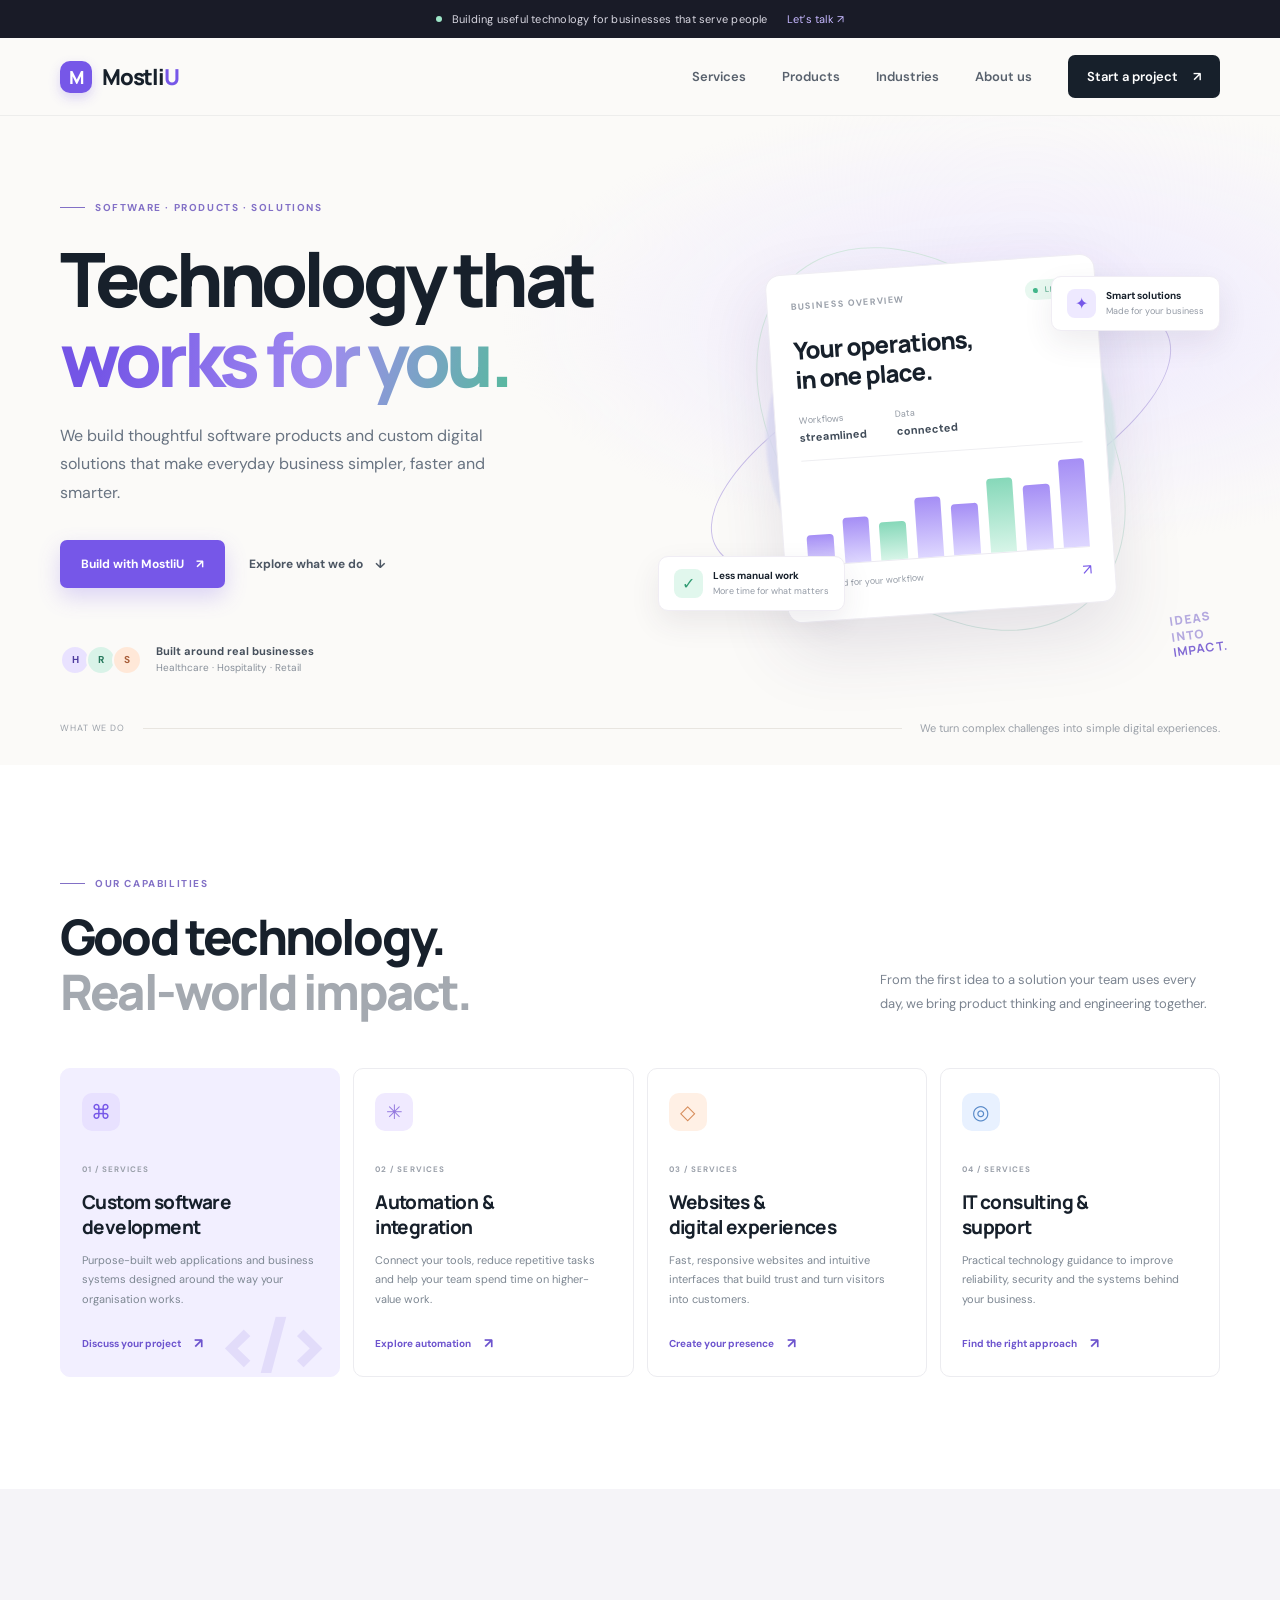
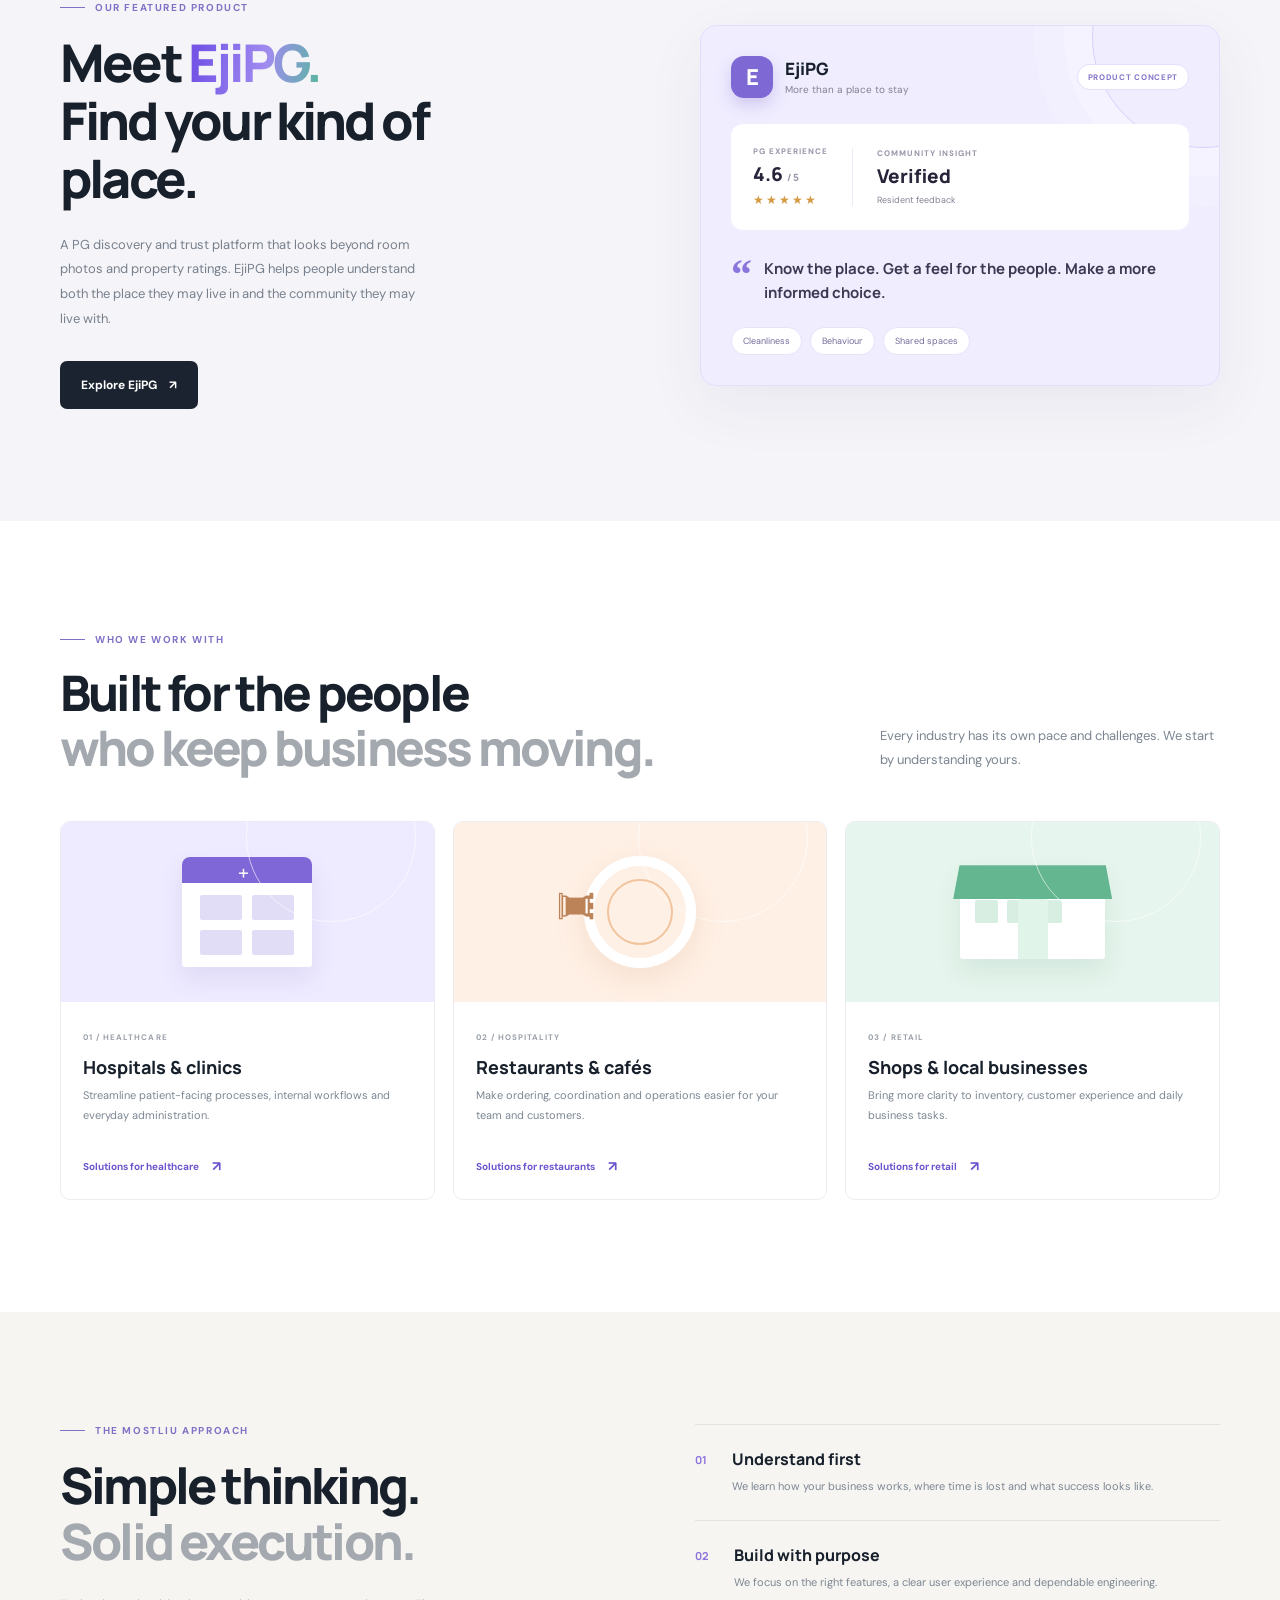
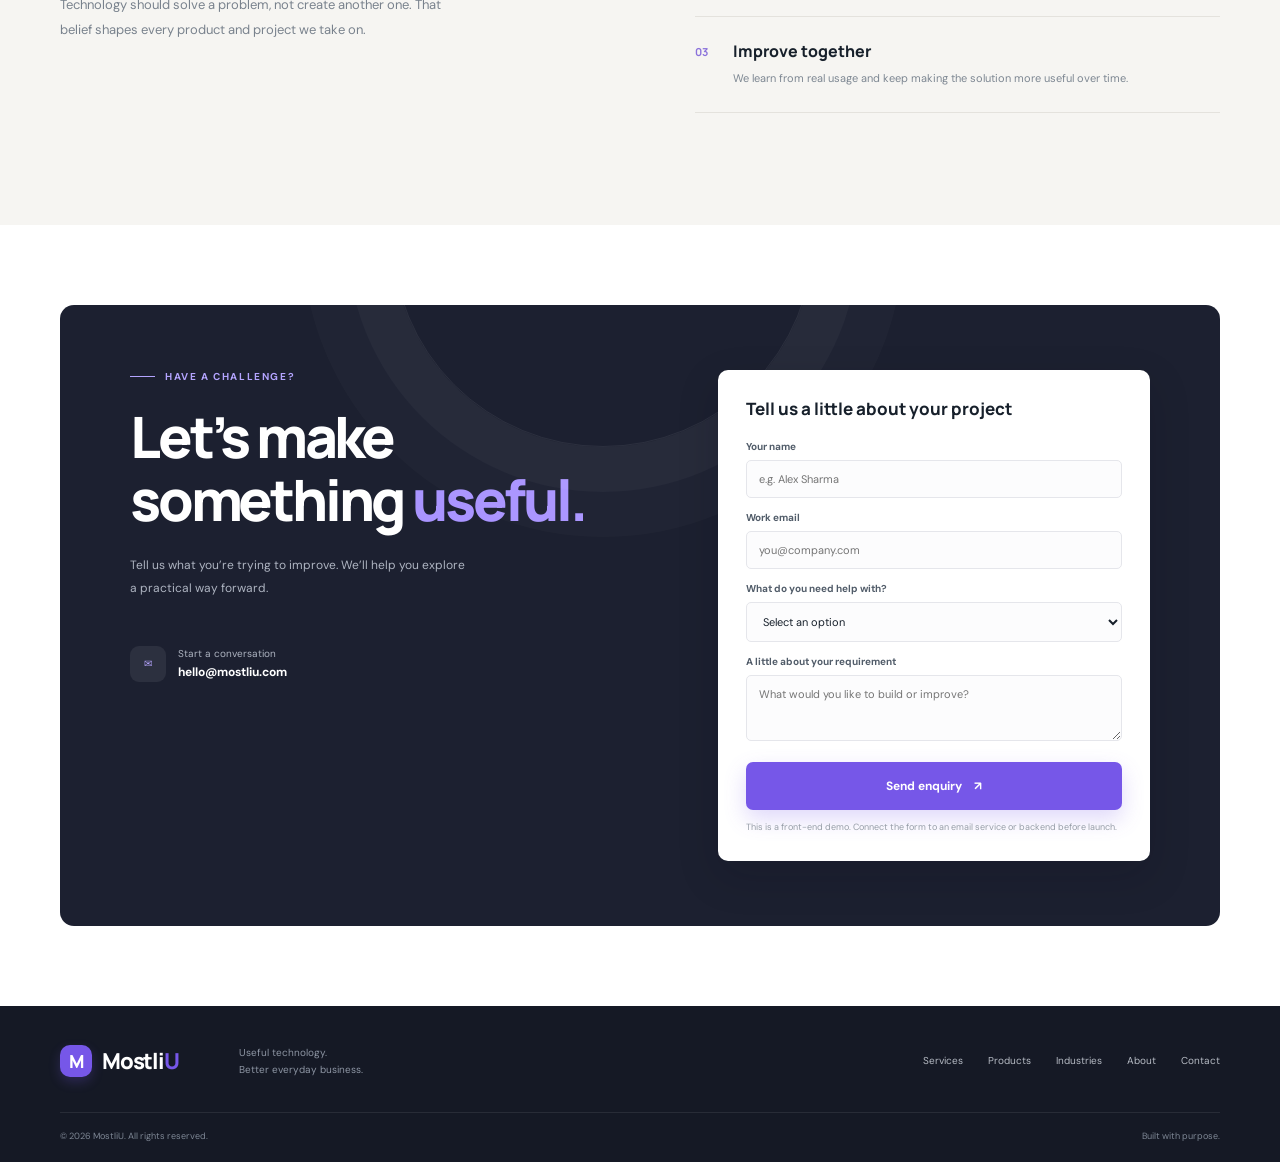
<file: index.html>
<!DOCTYPE html>
<html lang="en">
<head>
  <meta charset="UTF-8" />
  <meta name="viewport" content="width=device-width, initial-scale=1.0" />
  <meta name="description" content="MostliU builds practical software products and digital solutions for hospitals, restaurants, retailers and growing businesses." />
  <title>MostliU — Software that moves your business forward</title>
  <link rel="preconnect" href="https://fonts.googleapis.com">
  <link rel="preconnect" href="https://fonts.gstatic.com" crossorigin>
  <link href="https://fonts.googleapis.com/css2?family=DM+Sans:wght@400;500;600;700&family=Manrope:wght@400;500;600;700;800&display=swap" rel="stylesheet">
  <link rel="stylesheet" href="styles.css" />
</head>
<body>
  <div class="announcement"><span class="announcement-dot"></span> Building useful technology for businesses that serve people <a href="contact.html">Let’s talk <span aria-hidden="true">↗</span></a></div>
  <header class="site-header"><nav class="nav container" aria-label="Main navigation">
    <a class="brand" href="index.html" aria-label="MostliU home"><span class="brand-mark">M</span><span>Mostli<span class="brand-accent">U</span></span></a>
    <button class="menu-toggle" id="menuToggle" aria-label="Open navigation" aria-expanded="false"><span></span><span></span></button>
    <div class="nav-links" id="navLinks">
      <a class="" href="services.html">Services</a>
      <a class="" href="products.html">Products</a>
      <a class="" href="industries.html">Industries</a>
      <a class="" href="about.html">About us</a>
      <a class="nav-cta" href="contact.html">Start a project <span>↗</span></a>
    </div></nav></header>

  <main>
    <section class="hero section" id="home">
      <div class="hero-grid container">
        <div class="hero-copy">
          <div class="eyebrow"><span class="eyebrow-line"></span> SOFTWARE · PRODUCTS · SOLUTIONS</div>
          <h1>Technology that<br><span class="text-gradient">works for you.</span></h1>
          <p class="hero-description">We build thoughtful software products and custom digital solutions that make everyday business simpler, faster and smarter.</p>
          <div class="hero-actions">
            <a class="button button-primary" href="#contact">Build with MostliU <span>↗</span></a>
            <a class="button button-quiet" href="#services">Explore what we do <span>↓</span></a>
          </div>
          <div class="hero-proof">
            <div class="proof-avatars"><span>H</span><span>R</span><span>S</span></div>
            <p><strong>Built around real businesses</strong><br><span>Healthcare · Hospitality · Retail</span></p>
          </div>
        </div>
        <div class="hero-visual" aria-label="Illustration of connected business software">
          <div class="visual-orbit orbit-one"></div><div class="visual-orbit orbit-two"></div>
          <div class="visual-glow"></div>
          <div class="dashboard-card">
            <div class="dash-top"><span class="dash-label">BUSINESS OVERVIEW</span><span class="live-pill"><i></i> LIVE</span></div>
            <div class="dash-heading">Your operations,<br>in one place.</div>
            <div class="dash-stats">
              <div><span>Workflows</span><strong> streamlined</strong></div>
              <div><span>Data</span><strong> connected</strong></div>
            </div>
            <div class="chart"><div class="chart-bars"><i style="height:34%"></i><i style="height:51%"></i><i style="height:43%"></i><i style="height:68%"></i><i style="height:58%"></i><i style="height:84%"></i><i style="height:73%"></i><i style="height:100%"></i></div></div>
            <div class="dash-footer"><span>Designed for your workflow</span><span class="footer-arrow">↗</span></div>
          </div>
          <div class="float-card float-card-top"><span class="float-icon purple">✦</span><div><strong>Smart solutions</strong><small>Made for your business</small></div></div>
          <div class="float-card float-card-bottom"><span class="float-icon mint">✓</span><div><strong>Less manual work</strong><small>More time for what matters</small></div></div>
          <div class="hero-stamp">IDEAS<br>INTO<br><b>IMPACT.</b></div>
        </div>
      </div>
      <div class="hero-bottom container"><span>WHAT WE DO</span><div></div><span>We turn complex challenges into simple digital experiences.</span></div>
    </section>

    <section class="section services-section" id="services">
      <div class="container">
        <div class="section-heading">
          <div><div class="eyebrow"><span class="eyebrow-line"></span> OUR CAPABILITIES</div><h2>Good technology.<br><span class="muted-heading">Real-world impact.</span></h2></div>
          <p>From the first idea to a solution your team uses every day, we bring product thinking and engineering together.</p>
        </div>
        <div class="service-grid">
          <article class="service-card service-featured">
            <div class="card-icon">⌘</div><span class="card-number">01 / SERVICES</span>
            <h3>Custom software<br>development</h3>
            <p>Purpose-built web applications and business systems designed around the way your organisation works.</p>
            <a href="#contact" class="text-link">Discuss your project <span>↗</span></a>
            <div class="service-decoration decoration-code">&lt;/&gt;</div>
          </article>
          <article class="service-card">
            <div class="card-icon icon-lilac">✳</div><span class="card-number">02 / SERVICES</span>
            <h3>Automation &<br>integration</h3>
            <p>Connect your tools, reduce repetitive tasks and help your team spend time on higher-value work.</p>
            <a href="#contact" class="text-link">Explore automation <span>↗</span></a>
          </article>
          <article class="service-card">
            <div class="card-icon icon-peach">◇</div><span class="card-number">03 / SERVICES</span>
            <h3>Websites &<br>digital experiences</h3>
            <p>Fast, responsive websites and intuitive interfaces that build trust and turn visitors into customers.</p>
            <a href="#contact" class="text-link">Create your presence <span>↗</span></a>
          </article>
          <article class="service-card">
            <div class="card-icon icon-blue">◎</div><span class="card-number">04 / SERVICES</span>
            <h3>IT consulting &<br>support</h3>
            <p>Practical technology guidance to improve reliability, security and the systems behind your business.</p>
            <a href="#contact" class="text-link">Find the right approach <span>↗</span></a>
          </article>
        </div>
      </div>
    </section>

    <section class="section products-section" id="products">
      <div class="container product-layout">
        <div class="product-intro">
          <div class="eyebrow"><span class="eyebrow-line"></span> OUR FEATURED PRODUCT</div>
          <h2>Meet <span class="text-gradient">EjiPG.</span><br>Find your kind of place.</h2>
          <p>A PG discovery and trust platform that looks beyond room photos and property ratings. EjiPG helps people understand both the place they may live in and the community they may live with.</p>
          <a class="button button-dark" href="ejipg.html">Explore EjiPG <span>↗</span></a>
        </div>
        <div class="ejipg-preview">
          <div class="ejipg-preview-top"><span class="ejipg-mark">E</span><div><strong>EjiPG</strong><small>More than a place to stay</small></div><span class="preview-pill">PRODUCT CONCEPT</span></div>
          <div class="preview-rating"><div><span class="preview-label">PG EXPERIENCE</span><strong>4.6 <small>/ 5</small></strong><span class="stars">★★★★★</span></div><div class="preview-divider"></div><div><span class="preview-label">COMMUNITY INSIGHT</span><strong>Verified</strong><small>Resident feedback</small></div></div>
          <div class="preview-quote"><span>“</span><p>Know the place. Get a feel for the people. Make a more informed choice.</p></div>
          <div class="preview-tags"><span>Cleanliness</span><span>Behaviour</span><span>Shared spaces</span></div>
        </div>
      </div>
    </section>

    <section class="section industries-section" id="industries">
      <div class="container">
        <div class="section-heading industries-heading">
          <div><div class="eyebrow"><span class="eyebrow-line"></span> WHO WE WORK WITH</div><h2>Built for the people<br><span class="muted-heading">who keep business moving.</span></h2></div>
          <p>Every industry has its own pace and challenges. We start by understanding yours.</p>
        </div>
        <div class="industry-grid">
          <article class="industry-card">
            <div class="industry-art hospital-art"><div class="hospital-building"><span>+</span><i></i><i></i><i></i><i></i></div><div class="art-orb"></div></div>
            <div class="industry-content"><span>01 / HEALTHCARE</span><h3>Hospitals & clinics</h3><p>Streamline patient-facing processes, internal workflows and everyday administration.</p><a href="#contact" class="text-link">Solutions for healthcare <span>↗</span></a></div>
          </article>
          <article class="industry-card">
            <div class="industry-art restaurant-art"><div class="plate"><div></div></div><div class="fork">♜</div><div class="art-orb"></div></div>
            <div class="industry-content"><span>02 / HOSPITALITY</span><h3>Restaurants & cafés</h3><p>Make ordering, coordination and operations easier for your team and customers.</p><a href="#contact" class="text-link">Solutions for restaurants <span>↗</span></a></div>
          </article>
          <article class="industry-card">
            <div class="industry-art retail-art"><div class="store"><span></span><i></i><i></i><i></i></div><div class="art-orb"></div></div>
            <div class="industry-content"><span>03 / RETAIL</span><h3>Shops & local businesses</h3><p>Bring more clarity to inventory, customer experience and daily business tasks.</p><a href="#contact" class="text-link">Solutions for retail <span>↗</span></a></div>
          </article>
        </div>
      </div>
    </section>

    <section class="section approach-section" id="about">
      <div class="container approach-layout">
        <div><div class="eyebrow"><span class="eyebrow-line"></span> THE MOSTLIU APPROACH</div><h2>Simple thinking.<br><span class="muted-heading">Solid execution.</span></h2><p class="approach-lead">Technology should solve a problem, not create another one. That belief shapes every product and project we take on.</p></div>
        <div class="steps">
          <div class="step"><span>01</span><div><h3>Understand first</h3><p>We learn how your business works, where time is lost and what success looks like.</p></div></div>
          <div class="step"><span>02</span><div><h3>Build with purpose</h3><p>We focus on the right features, a clear user experience and dependable engineering.</p></div></div>
          <div class="step"><span>03</span><div><h3>Improve together</h3><p>We learn from real usage and keep making the solution more useful over time.</p></div></div>
        </div>
      </div>
    </section>

    <section class="contact-section section" id="contact">
      <div class="container contact-panel">
        <div class="contact-copy"><div class="eyebrow eyebrow-light"><span class="eyebrow-line"></span> HAVE A CHALLENGE?</div><h2>Let’s make<br>something <span>useful.</span></h2><p>Tell us what you’re trying to improve. We’ll help you explore a practical way forward.</p><div class="contact-detail"><span class="contact-detail-icon">✉</span><span>Start a conversation<br><strong>hello@mostliu.com</strong></span></div></div>
        <form class="contact-form" id="contactForm">
          <h3>Tell us a little about your project</h3>
          <label for="name">Your name</label><input id="name" name="name" type="text" placeholder="e.g. Alex Sharma" required>
          <label for="email">Work email</label><input id="email" name="email" type="email" placeholder="you@company.com" required>
          <label for="business">What do you need help with?</label>
          <select id="business" name="business" required><option value="">Select an option</option><option>Custom software</option><option>Hospital / healthcare solution</option><option>Restaurant / hospitality solution</option><option>Retail / shop solution</option><option>Website development</option><option>Automation / integration</option><option>Something else</option></select>
          <label for="message">A little about your requirement</label><textarea id="message" name="message" rows="3" placeholder="What would you like to build or improve?"></textarea>
          <button class="button button-primary submit-button" type="submit">Send enquiry <span>↗</span></button>
          <p class="form-message" id="formMessage" role="status">This is a front-end demo. Connect the form to an email service or backend before launch.</p>
        </form>
      </div>
    </section>
  </main>

  <footer class="footer"><div class="container footer-main"><a class="brand brand-footer" href="index.html"><span class="brand-mark">M</span><span>Mostli<span class="brand-accent">U</span></span></a><p>Useful technology.<br>Better everyday business.</p><div class="footer-links"><a href="services.html">Services</a><a href="products.html">Products</a><a href="industries.html">Industries</a><a href="about.html">About</a><a href="contact.html">Contact</a></div></div><div class="container footer-bottom"><span>© <span id="year"></span> MostliU. All rights reserved.</span><span>Built with purpose.</span></div></footer><script src="script.js"></script>
</body>
</html>
</file>
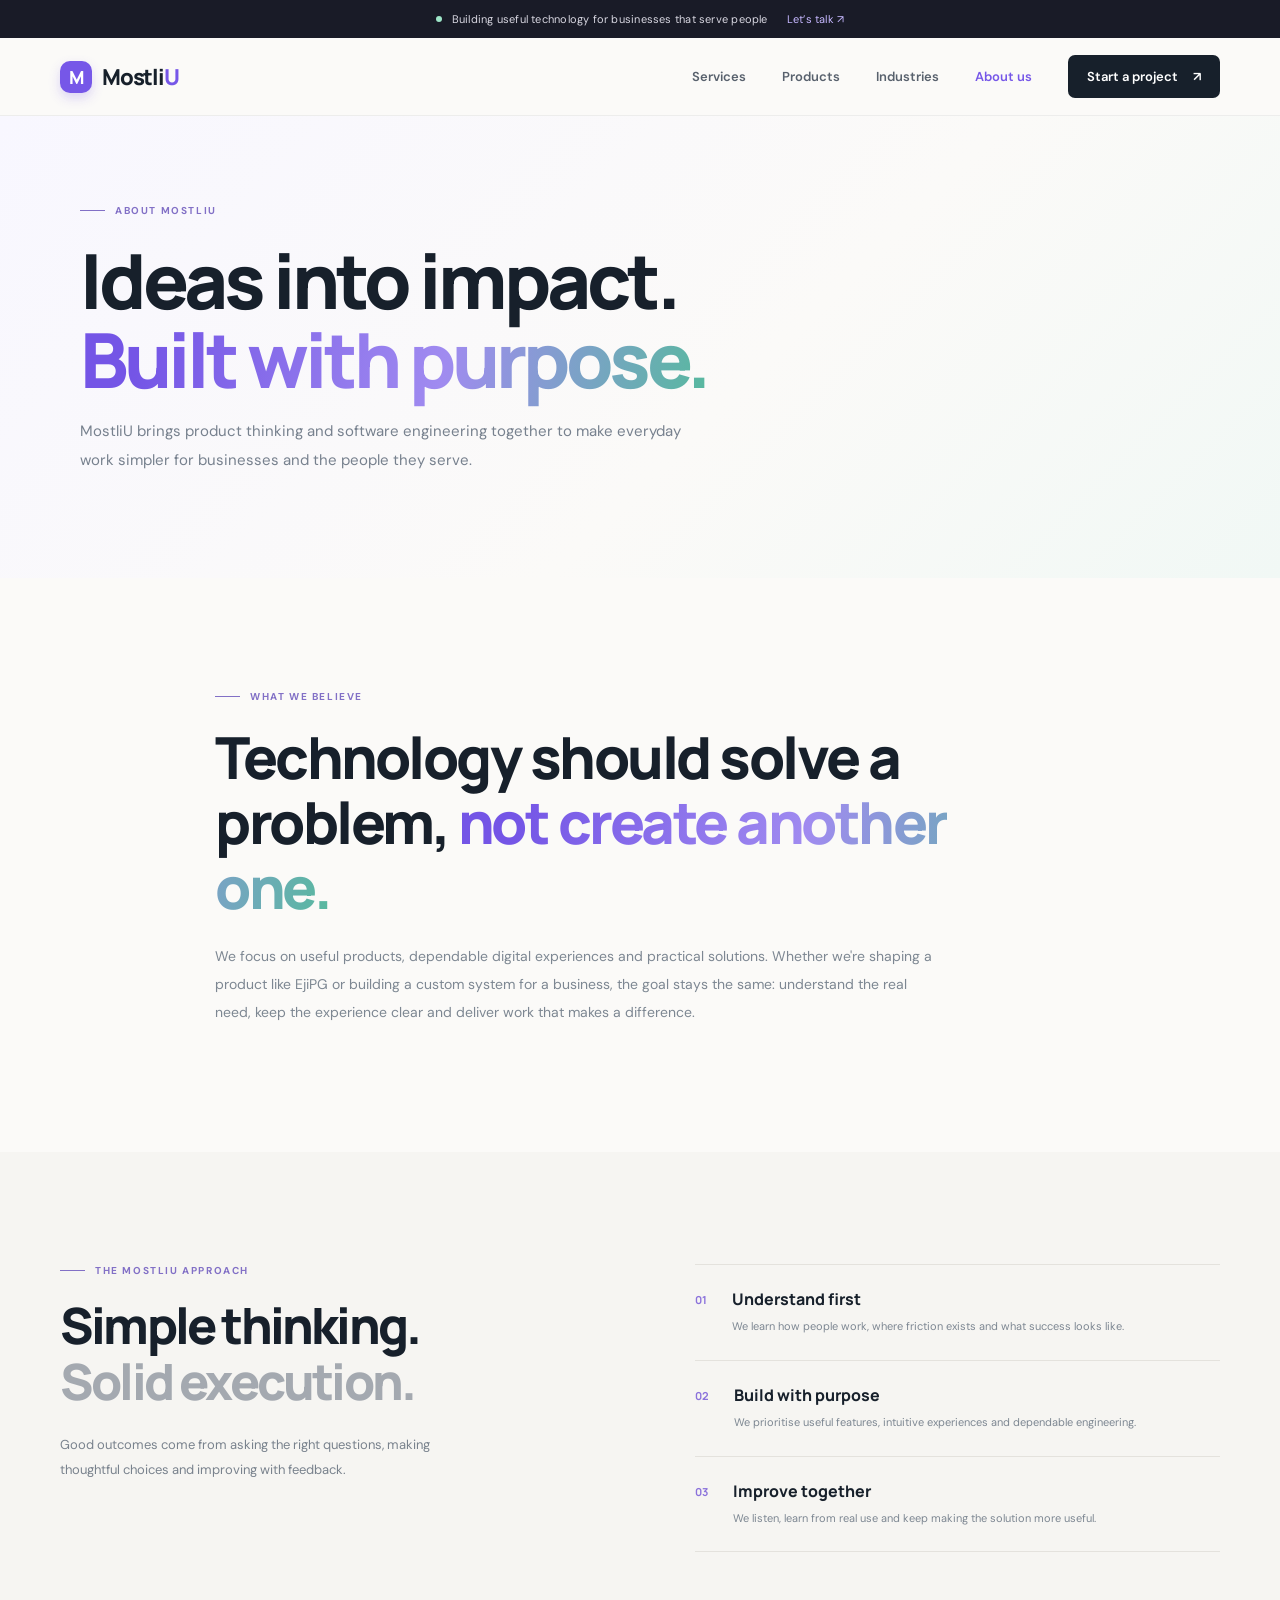
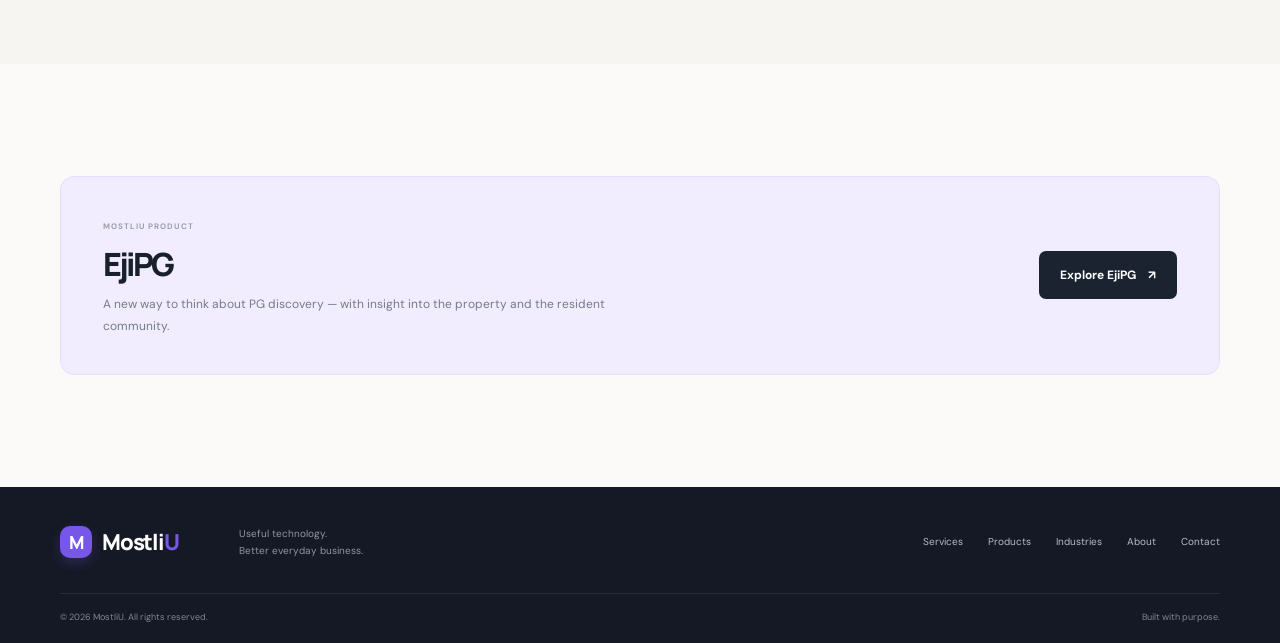
<file: about.html>
<!DOCTYPE html>
<html lang="en">
<head>
  <meta charset="UTF-8" />
  <meta name="viewport" content="width=device-width, initial-scale=1.0" />
  <meta name="description" content="Learn about MostliU and its approach to useful software products and digital solutions." />
  <title>About MostliU — Software with purpose</title>
  <link rel="preconnect" href="https://fonts.googleapis.com">
  <link rel="preconnect" href="https://fonts.gstatic.com" crossorigin>
  <link href="https://fonts.googleapis.com/css2?family=DM+Sans:wght@400;500;600;700&family=Manrope:wght@400;500;600;700;800&display=swap" rel="stylesheet">
  <link rel="stylesheet" href="styles.css" />
</head>
<body>
  <div class="announcement"><span class="announcement-dot"></span> Building useful technology for businesses that serve people <a href="contact.html">Let’s talk <span aria-hidden="true">↗</span></a></div>
  <header class="site-header"><nav class="nav container" aria-label="Main navigation">
    <a class="brand" href="index.html" aria-label="MostliU home"><span class="brand-mark">M</span><span>Mostli<span class="brand-accent">U</span></span></a>
    <button class="menu-toggle" id="menuToggle" aria-label="Open navigation" aria-expanded="false"><span></span><span></span></button>
    <div class="nav-links" id="navLinks">
      <a class="" href="services.html">Services</a>
      <a class="" href="products.html">Products</a>
      <a class="" href="industries.html">Industries</a>
      <a class="active" href="about.html">About us</a>
      <a class="nav-cta" href="contact.html">Start a project <span>↗</span></a>
    </div></nav></header>
<main>
<section class="page-hero section"><div class="container page-hero-inner"><div class="eyebrow"><span class="eyebrow-line"></span> ABOUT MOSTLIU</div><h1>Ideas into impact.<br><span class="text-gradient">Built with purpose.</span></h1><p>MostliU brings product thinking and software engineering together to make everyday work simpler for businesses and the people they serve.</p></div></section>
<section class="section"><div class="container about-statement"><div class="eyebrow"><span class="eyebrow-line"></span> WHAT WE BELIEVE</div><h2>Technology should solve a problem, <span class="text-gradient">not create another one.</span></h2><p>We focus on useful products, dependable digital experiences and practical solutions. Whether we're shaping a product like EjiPG or building a custom system for a business, the goal stays the same: understand the real need, keep the experience clear and deliver work that makes a difference.</p></div></section>
<section class="section approach-section"><div class="container approach-layout"><div><div class="eyebrow"><span class="eyebrow-line"></span> THE MOSTLIU APPROACH</div><h2>Simple thinking.<br><span class="muted-heading">Solid execution.</span></h2><p class="approach-lead">Good outcomes come from asking the right questions, making thoughtful choices and improving with feedback.</p></div><div class="steps"><div class="step"><span>01</span><div><h3>Understand first</h3><p>We learn how people work, where friction exists and what success looks like.</p></div></div><div class="step"><span>02</span><div><h3>Build with purpose</h3><p>We prioritise useful features, intuitive experiences and dependable engineering.</p></div></div><div class="step"><span>03</span><div><h3>Improve together</h3><p>We listen, learn from real use and keep making the solution more useful.</p></div></div></div></div></section>
<section class="section"><div class="container about-product-callout"><div><span class="product-type">MOSTLIU PRODUCT</span><h2>EjiPG</h2><p>A new way to think about PG discovery — with insight into the property and the resident community.</p></div><a class="button button-dark" href="ejipg.html">Explore EjiPG <span>↗</span></a></div></section>
</main>
  <footer class="footer"><div class="container footer-main"><a class="brand brand-footer" href="index.html"><span class="brand-mark">M</span><span>Mostli<span class="brand-accent">U</span></span></a><p>Useful technology.<br>Better everyday business.</p><div class="footer-links"><a href="services.html">Services</a><a href="products.html">Products</a><a href="industries.html">Industries</a><a href="about.html">About</a><a href="contact.html">Contact</a></div></div><div class="container footer-bottom"><span>© <span id="year"></span> MostliU. All rights reserved.</span><span>Built with purpose.</span></div></footer><script src="script.js"></script>
</body>
</html>
</file>
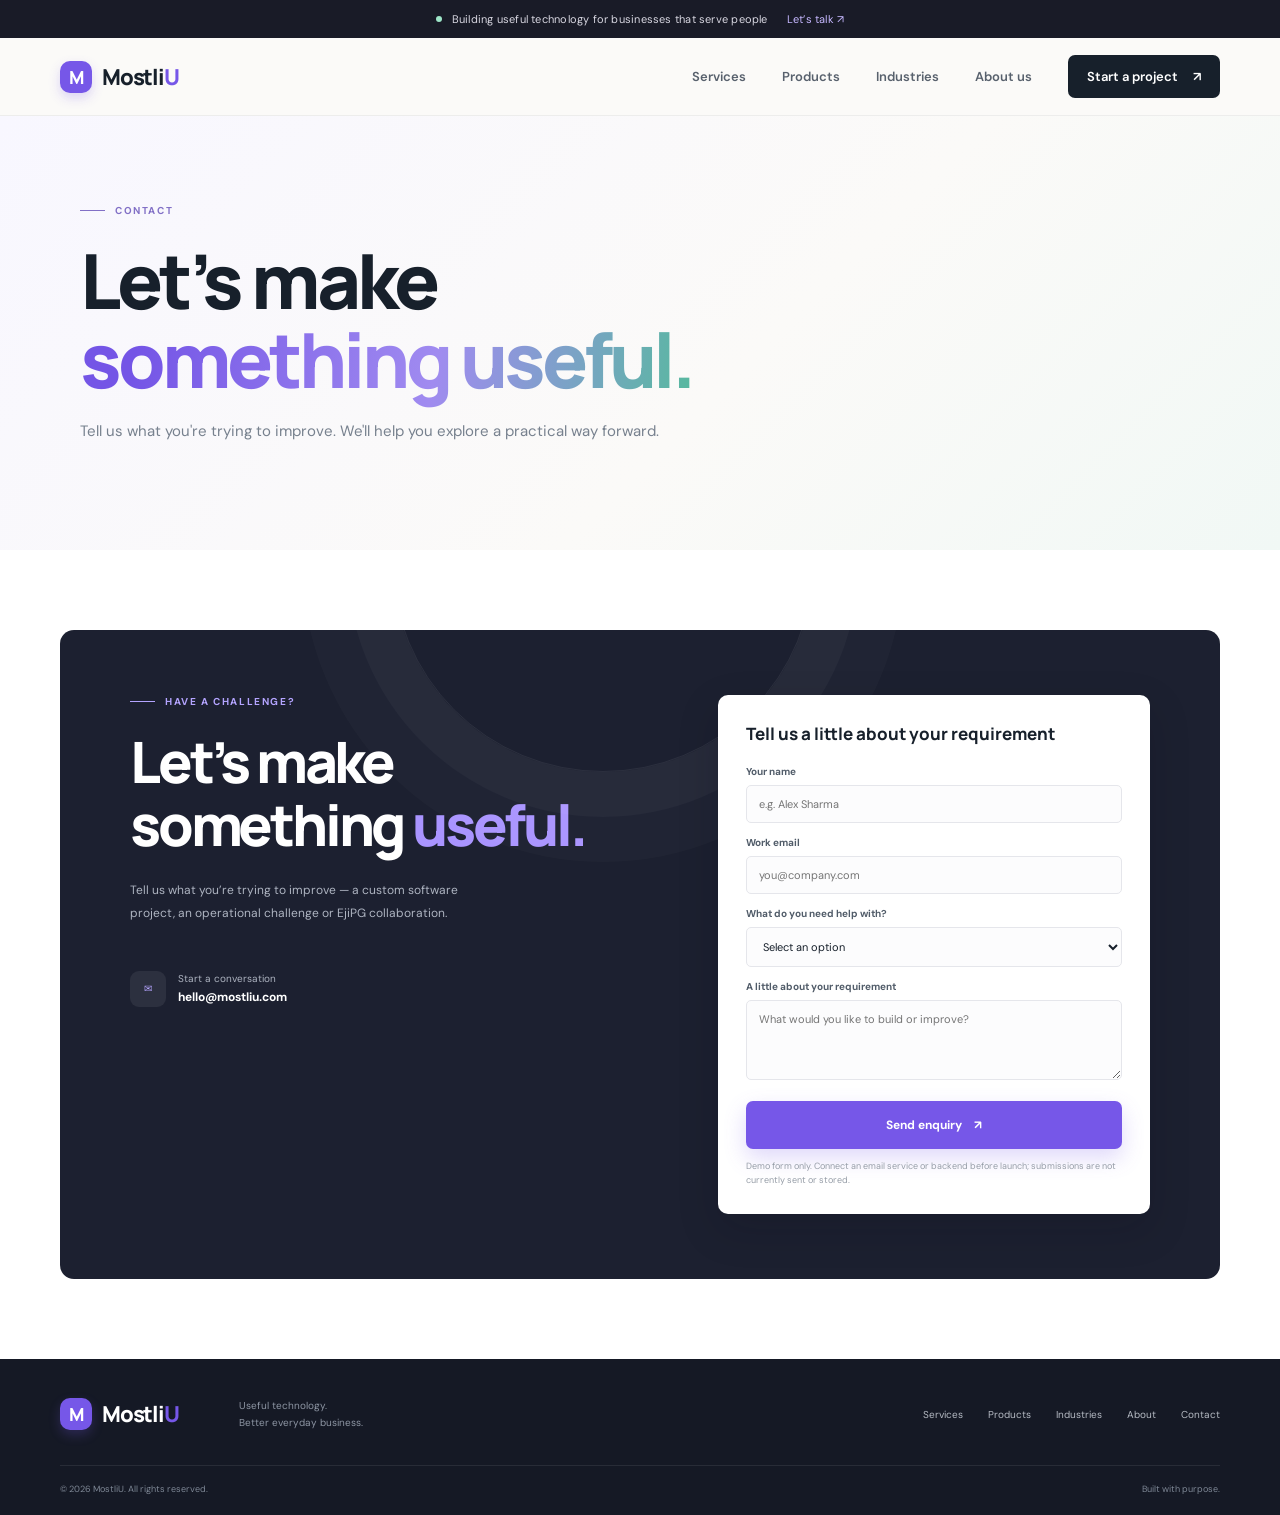
<file: contact.html>
<!DOCTYPE html>
<html lang="en">
<head>
  <meta charset="UTF-8" />
  <meta name="viewport" content="width=device-width, initial-scale=1.0" />
  <meta name="description" content="Contact MostliU about custom software, digital solutions or EjiPG." />
  <title>Contact — MostliU</title>
  <link rel="preconnect" href="https://fonts.googleapis.com">
  <link rel="preconnect" href="https://fonts.gstatic.com" crossorigin>
  <link href="https://fonts.googleapis.com/css2?family=DM+Sans:wght@400;500;600;700&family=Manrope:wght@400;500;600;700;800&display=swap" rel="stylesheet">
  <link rel="stylesheet" href="styles.css" />
</head>
<body>
  <div class="announcement"><span class="announcement-dot"></span> Building useful technology for businesses that serve people <a href="contact.html">Let’s talk <span aria-hidden="true">↗</span></a></div>
  <header class="site-header"><nav class="nav container" aria-label="Main navigation">
    <a class="brand" href="index.html" aria-label="MostliU home"><span class="brand-mark">M</span><span>Mostli<span class="brand-accent">U</span></span></a>
    <button class="menu-toggle" id="menuToggle" aria-label="Open navigation" aria-expanded="false"><span></span><span></span></button>
    <div class="nav-links" id="navLinks">
      <a class="" href="services.html">Services</a>
      <a class="" href="products.html">Products</a>
      <a class="" href="industries.html">Industries</a>
      <a class="" href="about.html">About us</a>
      <a class="nav-cta" href="contact.html">Start a project <span>↗</span></a>
    </div></nav></header>
<main>
<section class="page-hero section"><div class="container page-hero-inner"><div class="eyebrow"><span class="eyebrow-line"></span> CONTACT</div><h1>Let’s make<br><span class="text-gradient">something useful.</span></h1><p>Tell us what you're trying to improve. We'll help you explore a practical way forward.</p></div></section>
<section class="contact-section section" id="contact"><div class="container contact-panel"><div class="contact-copy"><div class="eyebrow eyebrow-light"><span class="eyebrow-line"></span> HAVE A CHALLENGE?</div><h2>Let’s make<br>something <span>useful.</span></h2><p>Tell us what you’re trying to improve — a custom software project, an operational challenge or EjiPG collaboration.</p><div class="contact-detail"><span class="contact-detail-icon">✉</span><span>Start a conversation<br><strong>hello@mostliu.com</strong></span></div></div>
<form class="contact-form" id="contactForm"><h3>Tell us a little about your requirement</h3><label for="name">Your name</label><input id="name" name="name" type="text" placeholder="e.g. Alex Sharma" required><label for="email">Work email</label><input id="email" name="email" type="email" placeholder="you@company.com" required><label for="business">What do you need help with?</label><select id="business" name="business" required><option value="">Select an option</option><option>Custom software</option><option>Hospital / healthcare solution</option><option>Restaurant / hospitality solution</option><option>Retail / shop solution</option><option>EjiPG product enquiry</option><option>Website development</option><option>Automation / integration</option><option>Something else</option></select><label for="message">A little about your requirement</label><textarea id="message" name="message" rows="4" placeholder="What would you like to build or improve?"></textarea><button class="button button-primary submit-button" type="submit">Send enquiry <span>↗</span></button><p class="form-message" id="formMessage" role="status">Demo form only. Connect an email service or backend before launch; submissions are not currently sent or stored.</p></form></div></section>
</main>
  <footer class="footer"><div class="container footer-main"><a class="brand brand-footer" href="index.html"><span class="brand-mark">M</span><span>Mostli<span class="brand-accent">U</span></span></a><p>Useful technology.<br>Better everyday business.</p><div class="footer-links"><a href="services.html">Services</a><a href="products.html">Products</a><a href="industries.html">Industries</a><a href="about.html">About</a><a href="contact.html">Contact</a></div></div><div class="container footer-bottom"><span>© <span id="year"></span> MostliU. All rights reserved.</span><span>Built with purpose.</span></div></footer><script src="script.js"></script>
</body>
</html>
</file>
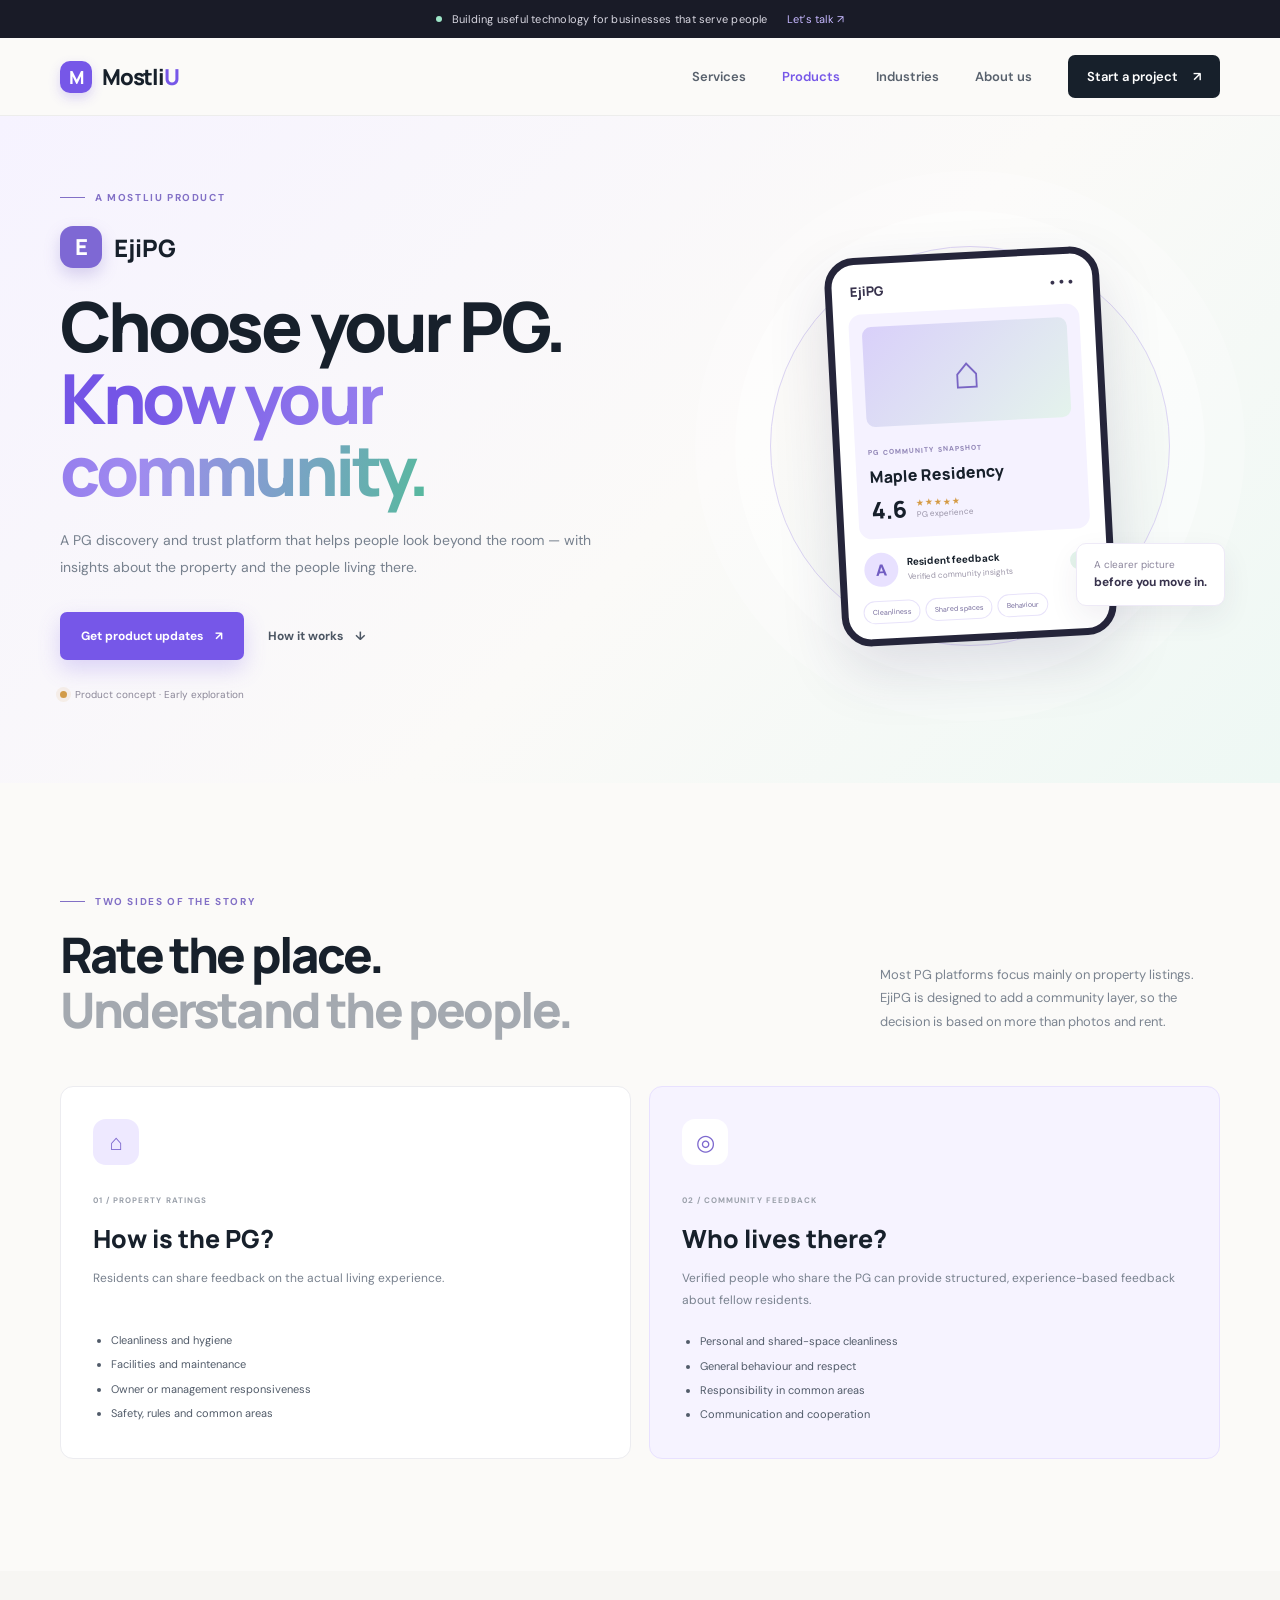
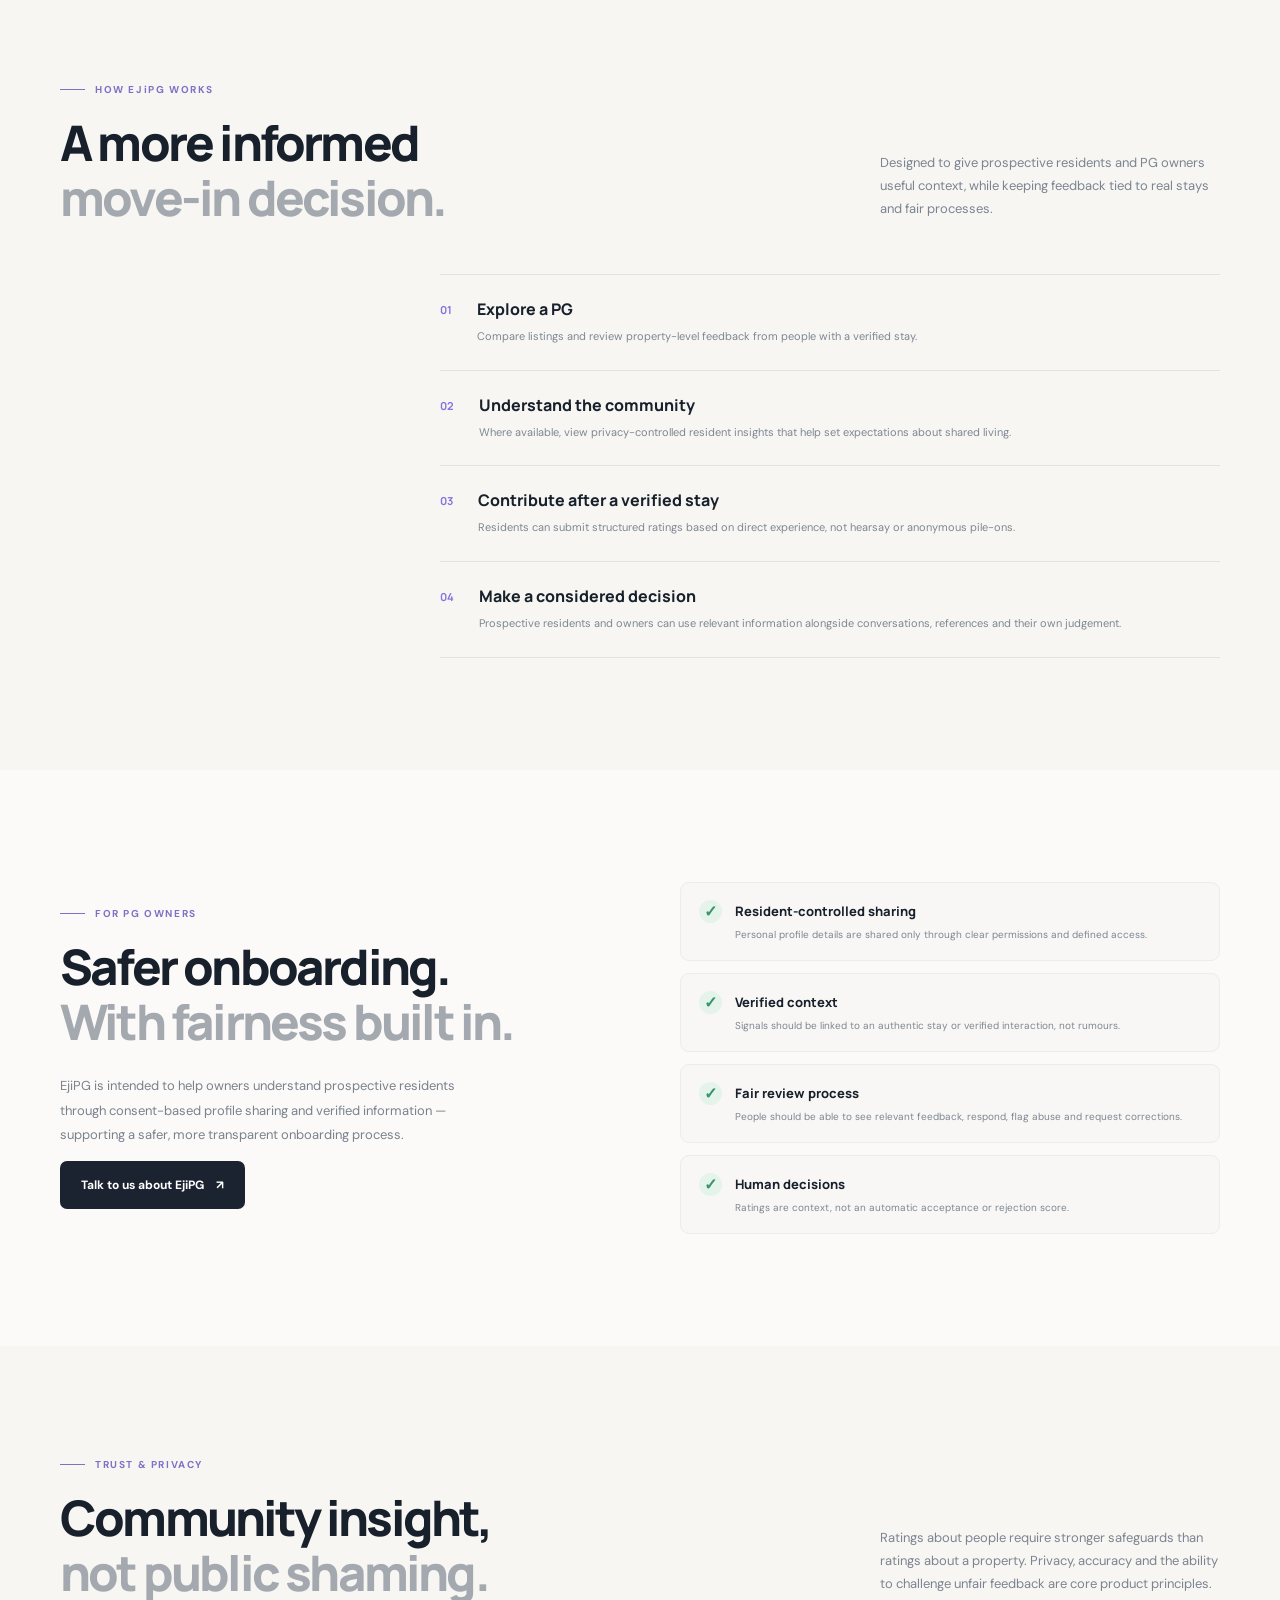
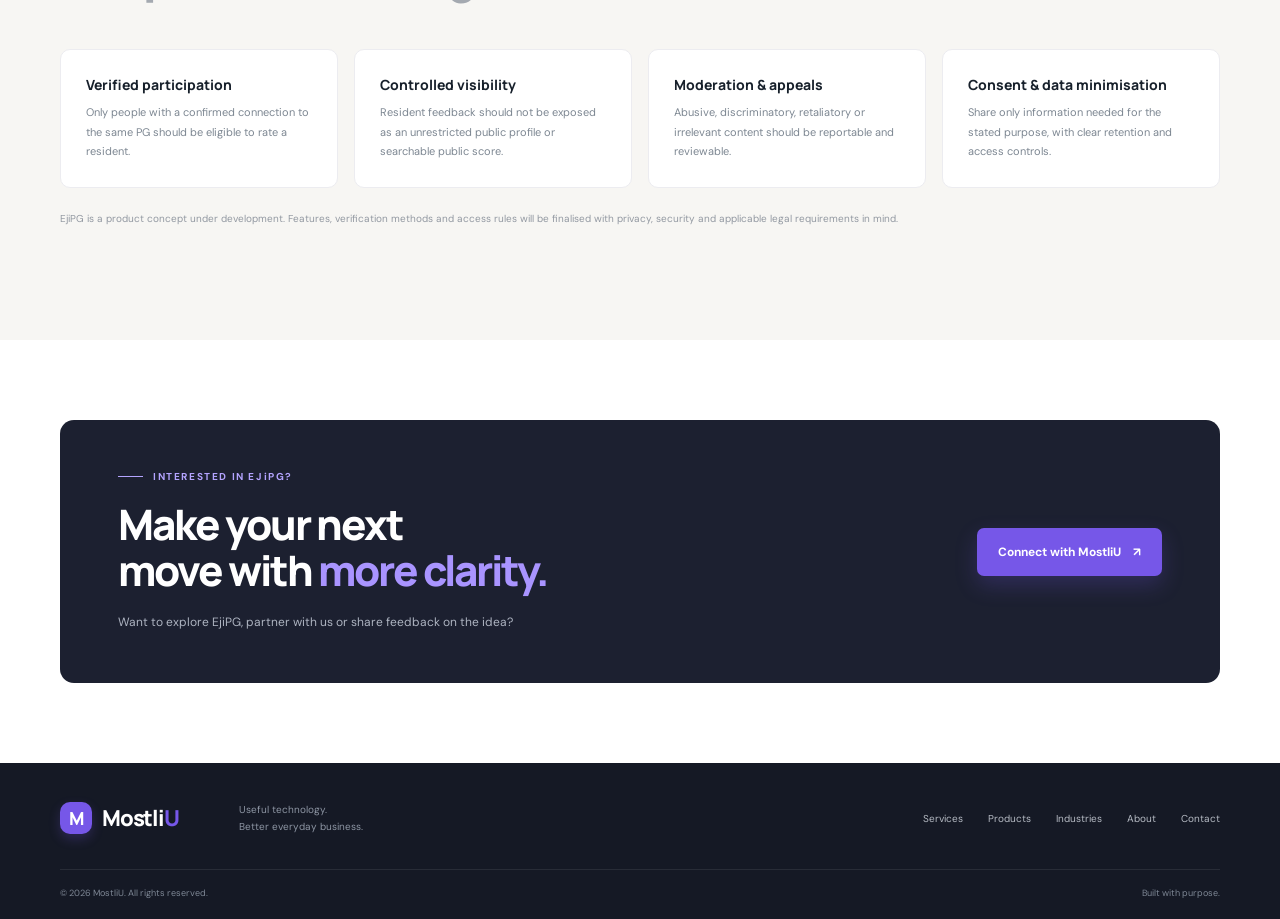
<file: ejipg.html>
<!DOCTYPE html>
<html lang="en">
<head>
  <meta charset="UTF-8" />
  <meta name="viewport" content="width=device-width, initial-scale=1.0" />
  <meta name="description" content="Discover EjiPG by MostliU: PG property ratings and privacy-conscious, verified resident community feedback." />
  <title>EjiPG — PG discovery & community trust | MostliU</title>
  <link rel="preconnect" href="https://fonts.googleapis.com">
  <link rel="preconnect" href="https://fonts.gstatic.com" crossorigin>
  <link href="https://fonts.googleapis.com/css2?family=DM+Sans:wght@400;500;600;700&family=Manrope:wght@400;500;600;700;800&display=swap" rel="stylesheet">
  <link rel="stylesheet" href="styles.css" />
</head>
<body>
  <div class="announcement"><span class="announcement-dot"></span> Building useful technology for businesses that serve people <a href="contact.html">Let’s talk <span aria-hidden="true">↗</span></a></div>
  <header class="site-header"><nav class="nav container" aria-label="Main navigation">
    <a class="brand" href="index.html" aria-label="MostliU home"><span class="brand-mark">M</span><span>Mostli<span class="brand-accent">U</span></span></a>
    <button class="menu-toggle" id="menuToggle" aria-label="Open navigation" aria-expanded="false"><span></span><span></span></button>
    <div class="nav-links" id="navLinks">
      <a class="" href="services.html">Services</a>
      <a class="active" href="products.html">Products</a>
      <a class="" href="industries.html">Industries</a>
      <a class="" href="about.html">About us</a>
      <a class="nav-cta" href="contact.html">Start a project <span>↗</span></a>
    </div></nav></header>
<main>
<section class="ejipg-hero section"><div class="container ejipg-hero-grid"><div><div class="eyebrow"><span class="eyebrow-line"></span> A MOSTLIU PRODUCT</div><div class="ejipg-wordmark"><span class="ejipg-mark">E</span> EjiPG</div><h1>Choose your PG.<br><span class="text-gradient">Know your community.</span></h1><p class="hero-description">A PG discovery and trust platform that helps people look beyond the room — with insights about the property and the people living there.</p><div class="hero-actions"><a class="button button-primary" href="contact.html?interest=EjiPG">Get product updates <span>↗</span></a><a class="button button-quiet" href="#how-it-works">How it works <span>↓</span></a></div><div class="product-status-line"><span class="status-dot"></span> Product concept · Early exploration</div></div><div class="ejipg-hero-art"><div class="ejipg-phone"><div class="phone-top"><span>EjiPG</span><span>•••</span></div><div class="phone-property"><div class="property-illustration"><span>⌂</span></div><small>PG COMMUNITY SNAPSHOT</small><h3>Maple Residency</h3><div class="phone-score"><strong>4.6</strong><span>★★★★★<small>PG experience</small></span></div></div><div class="phone-resident"><div class="resident-avatar">A</div><div><strong>Resident feedback</strong><small>Verified community insights</small></div><span class="verified-mark">✓</span></div><div class="phone-tags"><span>Cleanliness</span><span>Shared spaces</span><span>Behaviour</span></div></div><div class="ejipg-orbit"></div><div class="ejipg-floating-note">A clearer picture<br><strong>before you move in.</strong></div></div></div></section>
<section class="section" id="how-it-works"><div class="container"><div class="section-heading"><div><div class="eyebrow"><span class="eyebrow-line"></span> TWO SIDES OF THE STORY</div><h2>Rate the place.<br><span class="muted-heading">Understand the people.</span></h2></div><p>Most PG platforms focus mainly on property listings. EjiPG is designed to add a community layer, so the decision is based on more than photos and rent.</p></div><div class="two-sided-grid"><article class="two-sided-card pg-side"><div class="two-sided-icon">⌂</div><span class="card-number">01 / PROPERTY RATINGS</span><h3>How is the PG?</h3><p>Residents can share feedback on the actual living experience.</p><ul><li>Cleanliness and hygiene</li><li>Facilities and maintenance</li><li>Owner or management responsiveness</li><li>Safety, rules and common areas</li></ul></article><article class="two-sided-card people-side"><div class="two-sided-icon">◎</div><span class="card-number">02 / COMMUNITY FEEDBACK</span><h3>Who lives there?</h3><p>Verified people who share the PG can provide structured, experience-based feedback about fellow residents.</p><ul><li>Personal and shared-space cleanliness</li><li>General behaviour and respect</li><li>Responsibility in common areas</li><li>Communication and cooperation</li></ul></article></div></div></section>
<section class="section ejipg-flow-section"><div class="container"><div class="section-heading"><div><div class="eyebrow"><span class="eyebrow-line"></span> HOW EJiPG WORKS</div><h2>A more informed<br><span class="muted-heading">move-in decision.</span></h2></div><p>Designed to give prospective residents and PG owners useful context, while keeping feedback tied to real stays and fair processes.</p></div><div class="steps ejipg-steps"><div class="step"><span>01</span><div><h3>Explore a PG</h3><p>Compare listings and review property-level feedback from people with a verified stay.</p></div></div><div class="step"><span>02</span><div><h3>Understand the community</h3><p>Where available, view privacy-controlled resident insights that help set expectations about shared living.</p></div></div><div class="step"><span>03</span><div><h3>Contribute after a verified stay</h3><p>Residents can submit structured ratings based on direct experience, not hearsay or anonymous pile-ons.</p></div></div><div class="step"><span>04</span><div><h3>Make a considered decision</h3><p>Prospective residents and owners can use relevant information alongside conversations, references and their own judgement.</p></div></div></div></div></section>
<section class="section owner-section"><div class="container owner-layout"><div><div class="eyebrow"><span class="eyebrow-line"></span> FOR PG OWNERS</div><h2>Safer onboarding.<br><span class="muted-heading">With fairness built in.</span></h2><p class="approach-lead">EjiPG is intended to help owners understand prospective residents through consent-based profile sharing and verified information — supporting a safer, more transparent onboarding process.</p><a class="button button-dark" href="contact.html?interest=EjiPG">Talk to us about EjiPG <span>↗</span></a></div><div class="owner-points"><div class="owner-point"><span>✓</span><div><strong>Resident-controlled sharing</strong><p>Personal profile details are shared only through clear permissions and defined access.</p></div></div><div class="owner-point"><span>✓</span><div><strong>Verified context</strong><p>Signals should be linked to an authentic stay or verified interaction, not rumours.</p></div></div><div class="owner-point"><span>✓</span><div><strong>Fair review process</strong><p>People should be able to see relevant feedback, respond, flag abuse and request corrections.</p></div></div><div class="owner-point"><span>✓</span><div><strong>Human decisions</strong><p>Ratings are context, not an automatic acceptance or rejection score.</p></div></div></div></div></section>
<section class="section trust-section"><div class="container"><div class="section-heading"><div><div class="eyebrow"><span class="eyebrow-line"></span> TRUST & PRIVACY</div><h2>Community insight,<br><span class="muted-heading">not public shaming.</span></h2></div><p>Ratings about people require stronger safeguards than ratings about a property. Privacy, accuracy and the ability to challenge unfair feedback are core product principles.</p></div><div class="trust-grid"><article><h3>Verified participation</h3><p>Only people with a confirmed connection to the same PG should be eligible to rate a resident.</p></article><article><h3>Controlled visibility</h3><p>Resident feedback should not be exposed as an unrestricted public profile or searchable public score.</p></article><article><h3>Moderation & appeals</h3><p>Abusive, discriminatory, retaliatory or irrelevant content should be reportable and reviewable.</p></article><article><h3>Consent & data minimisation</h3><p>Share only information needed for the stated purpose, with clear retention and access controls.</p></article></div><p class="trust-disclaimer">EjiPG is a product concept under development. Features, verification methods and access rules will be finalised with privacy, security and applicable legal requirements in mind.</p></div></section>
<section class="section contact-section"><div class="container ejipg-cta"><div><div class="eyebrow eyebrow-light"><span class="eyebrow-line"></span> INTERESTED IN EJiPG?</div><h2>Make your next<br>move with <span>more clarity.</span></h2><p>Want to explore EjiPG, partner with us or share feedback on the idea?</p></div><a class="button button-primary" href="contact.html?interest=EjiPG">Connect with MostliU <span>↗</span></a></div></section>
</main>
  <footer class="footer"><div class="container footer-main"><a class="brand brand-footer" href="index.html"><span class="brand-mark">M</span><span>Mostli<span class="brand-accent">U</span></span></a><p>Useful technology.<br>Better everyday business.</p><div class="footer-links"><a href="services.html">Services</a><a href="products.html">Products</a><a href="industries.html">Industries</a><a href="about.html">About</a><a href="contact.html">Contact</a></div></div><div class="container footer-bottom"><span>© <span id="year"></span> MostliU. All rights reserved.</span><span>Built with purpose.</span></div></footer><script src="script.js"></script>
</body>
</html>
</file>
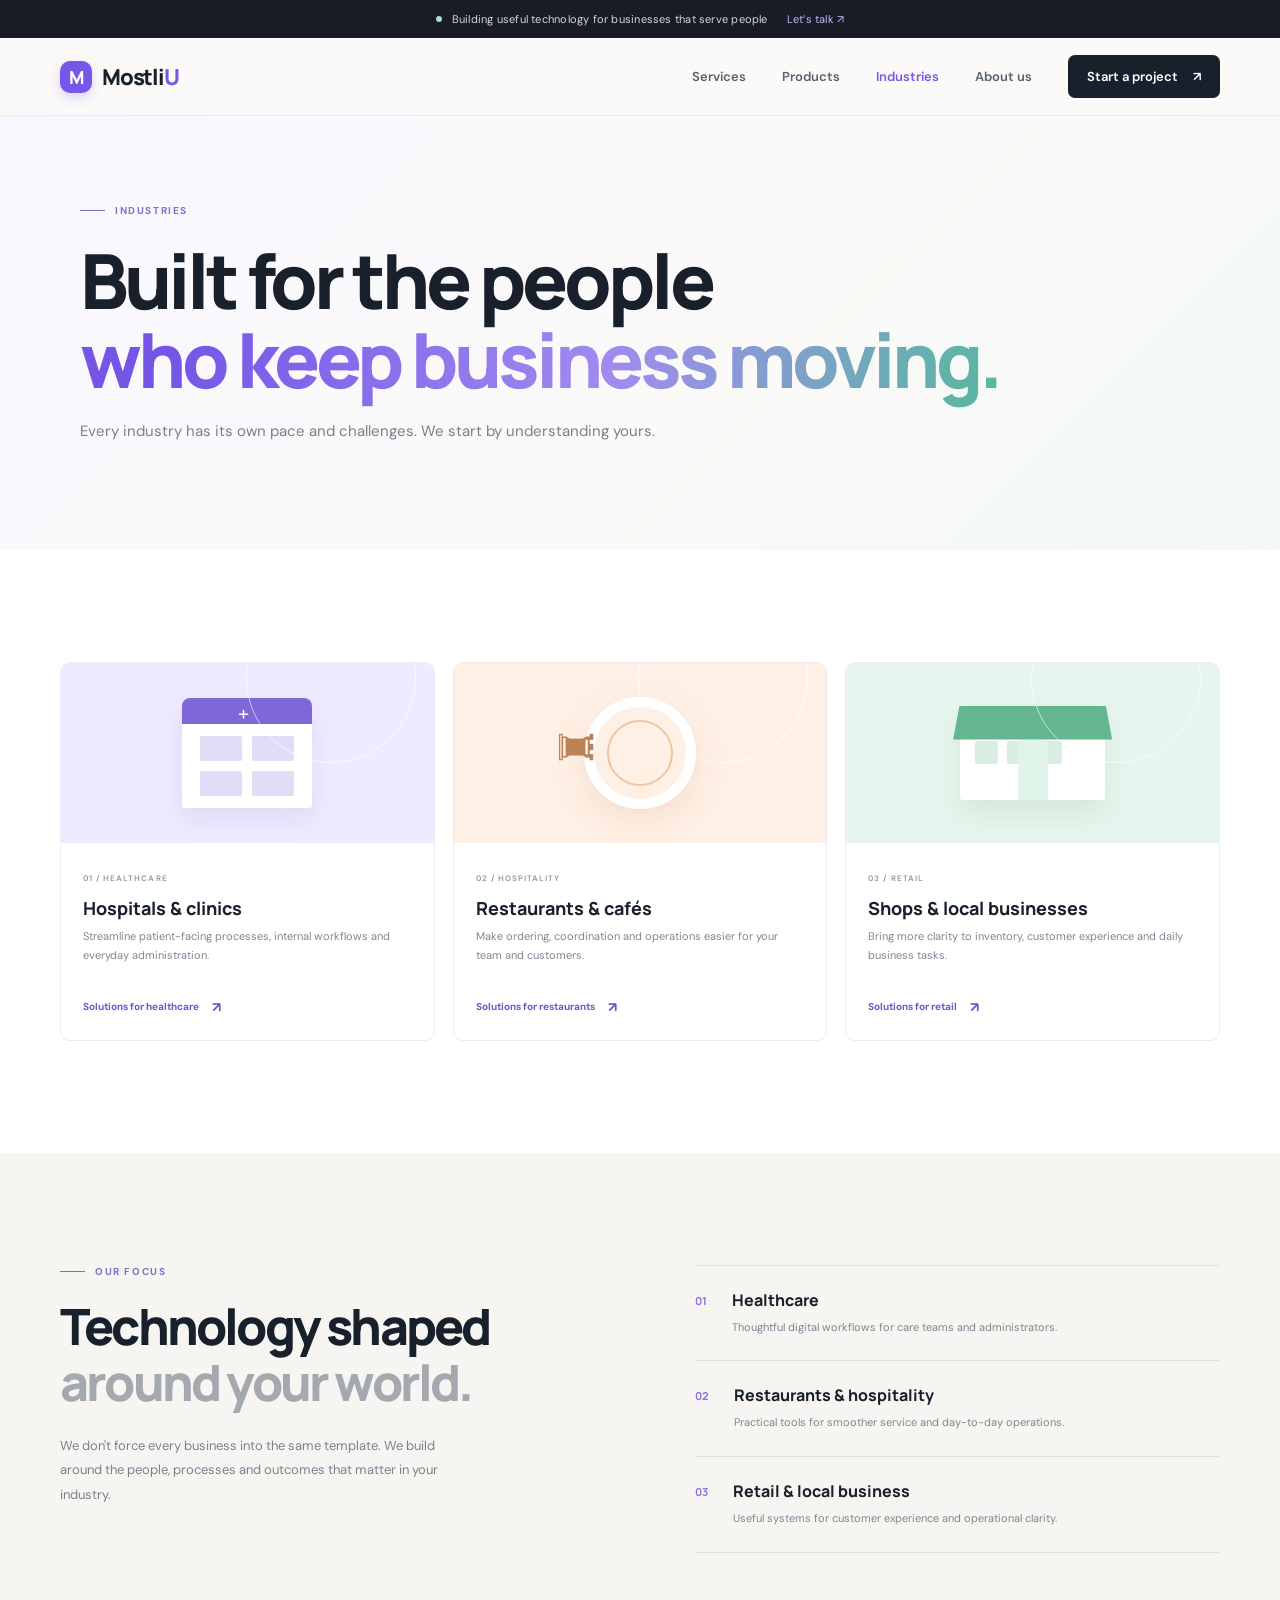
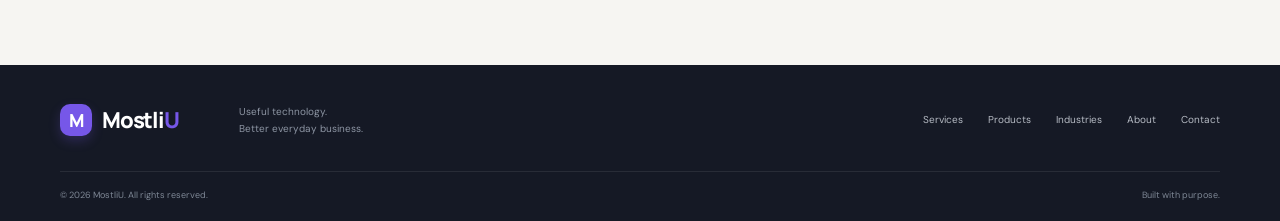
<file: industries.html>
<!DOCTYPE html>
<html lang="en">
<head>
  <meta charset="UTF-8" />
  <meta name="viewport" content="width=device-width, initial-scale=1.0" />
  <meta name="description" content="Software solutions for hospitals, restaurants, retailers and growing businesses." />
  <title>Industries — MostliU</title>
  <link rel="preconnect" href="https://fonts.googleapis.com">
  <link rel="preconnect" href="https://fonts.gstatic.com" crossorigin>
  <link href="https://fonts.googleapis.com/css2?family=DM+Sans:wght@400;500;600;700&family=Manrope:wght@400;500;600;700;800&display=swap" rel="stylesheet">
  <link rel="stylesheet" href="styles.css" />
</head>
<body>
  <div class="announcement"><span class="announcement-dot"></span> Building useful technology for businesses that serve people <a href="contact.html">Let’s talk <span aria-hidden="true">↗</span></a></div>
  <header class="site-header"><nav class="nav container" aria-label="Main navigation">
    <a class="brand" href="index.html" aria-label="MostliU home"><span class="brand-mark">M</span><span>Mostli<span class="brand-accent">U</span></span></a>
    <button class="menu-toggle" id="menuToggle" aria-label="Open navigation" aria-expanded="false"><span></span><span></span></button>
    <div class="nav-links" id="navLinks">
      <a class="" href="services.html">Services</a>
      <a class="" href="products.html">Products</a>
      <a class="active" href="industries.html">Industries</a>
      <a class="" href="about.html">About us</a>
      <a class="nav-cta" href="contact.html">Start a project <span>↗</span></a>
    </div></nav></header>
<main>
<section class="page-hero section"><div class="container page-hero-inner"><div class="eyebrow"><span class="eyebrow-line"></span> INDUSTRIES</div><h1>Built for the people<br><span class="text-gradient">who keep business moving.</span></h1><p>Every industry has its own pace and challenges. We start by understanding yours.</p></div></section>
<section class="section industries-section"><div class="container"><div class="industry-grid">
<article class="industry-card"><div class="industry-art hospital-art"><div class="hospital-building"><span>+</span><i></i><i></i><i></i><i></i></div><div class="art-orb"></div></div><div class="industry-content"><span>01 / HEALTHCARE</span><h3>Hospitals & clinics</h3><p>Streamline patient-facing processes, internal workflows and everyday administration.</p><a href="contact.html" class="text-link">Solutions for healthcare <span>↗</span></a></div></article>
<article class="industry-card"><div class="industry-art restaurant-art"><div class="plate"><div></div></div><div class="fork">♜</div><div class="art-orb"></div></div><div class="industry-content"><span>02 / HOSPITALITY</span><h3>Restaurants & cafés</h3><p>Make ordering, coordination and operations easier for your team and customers.</p><a href="contact.html" class="text-link">Solutions for restaurants <span>↗</span></a></div></article>
<article class="industry-card"><div class="industry-art retail-art"><div class="store"><span></span><i></i><i></i><i></i></div><div class="art-orb"></div></div><div class="industry-content"><span>03 / RETAIL</span><h3>Shops & local businesses</h3><p>Bring more clarity to inventory, customer experience and daily business tasks.</p><a href="contact.html" class="text-link">Solutions for retail <span>↗</span></a></div></article>
</div></div></section><section class="section approach-section"><div class="container approach-layout"><div><div class="eyebrow"><span class="eyebrow-line"></span> OUR FOCUS</div><h2>Technology shaped<br><span class="muted-heading">around your world.</span></h2><p class="approach-lead">We don't force every business into the same template. We build around the people, processes and outcomes that matter in your industry.</p></div><div class="steps"><div class="step"><span>01</span><div><h3>Healthcare</h3><p>Thoughtful digital workflows for care teams and administrators.</p></div></div><div class="step"><span>02</span><div><h3>Restaurants & hospitality</h3><p>Practical tools for smoother service and day-to-day operations.</p></div></div><div class="step"><span>03</span><div><h3>Retail & local business</h3><p>Useful systems for customer experience and operational clarity.</p></div></div></div></div></section>
</main>
  <footer class="footer"><div class="container footer-main"><a class="brand brand-footer" href="index.html"><span class="brand-mark">M</span><span>Mostli<span class="brand-accent">U</span></span></a><p>Useful technology.<br>Better everyday business.</p><div class="footer-links"><a href="services.html">Services</a><a href="products.html">Products</a><a href="industries.html">Industries</a><a href="about.html">About</a><a href="contact.html">Contact</a></div></div><div class="container footer-bottom"><span>© <span id="year"></span> MostliU. All rights reserved.</span><span>Built with purpose.</span></div></footer><script src="script.js"></script>
</body>
</html>
</file>
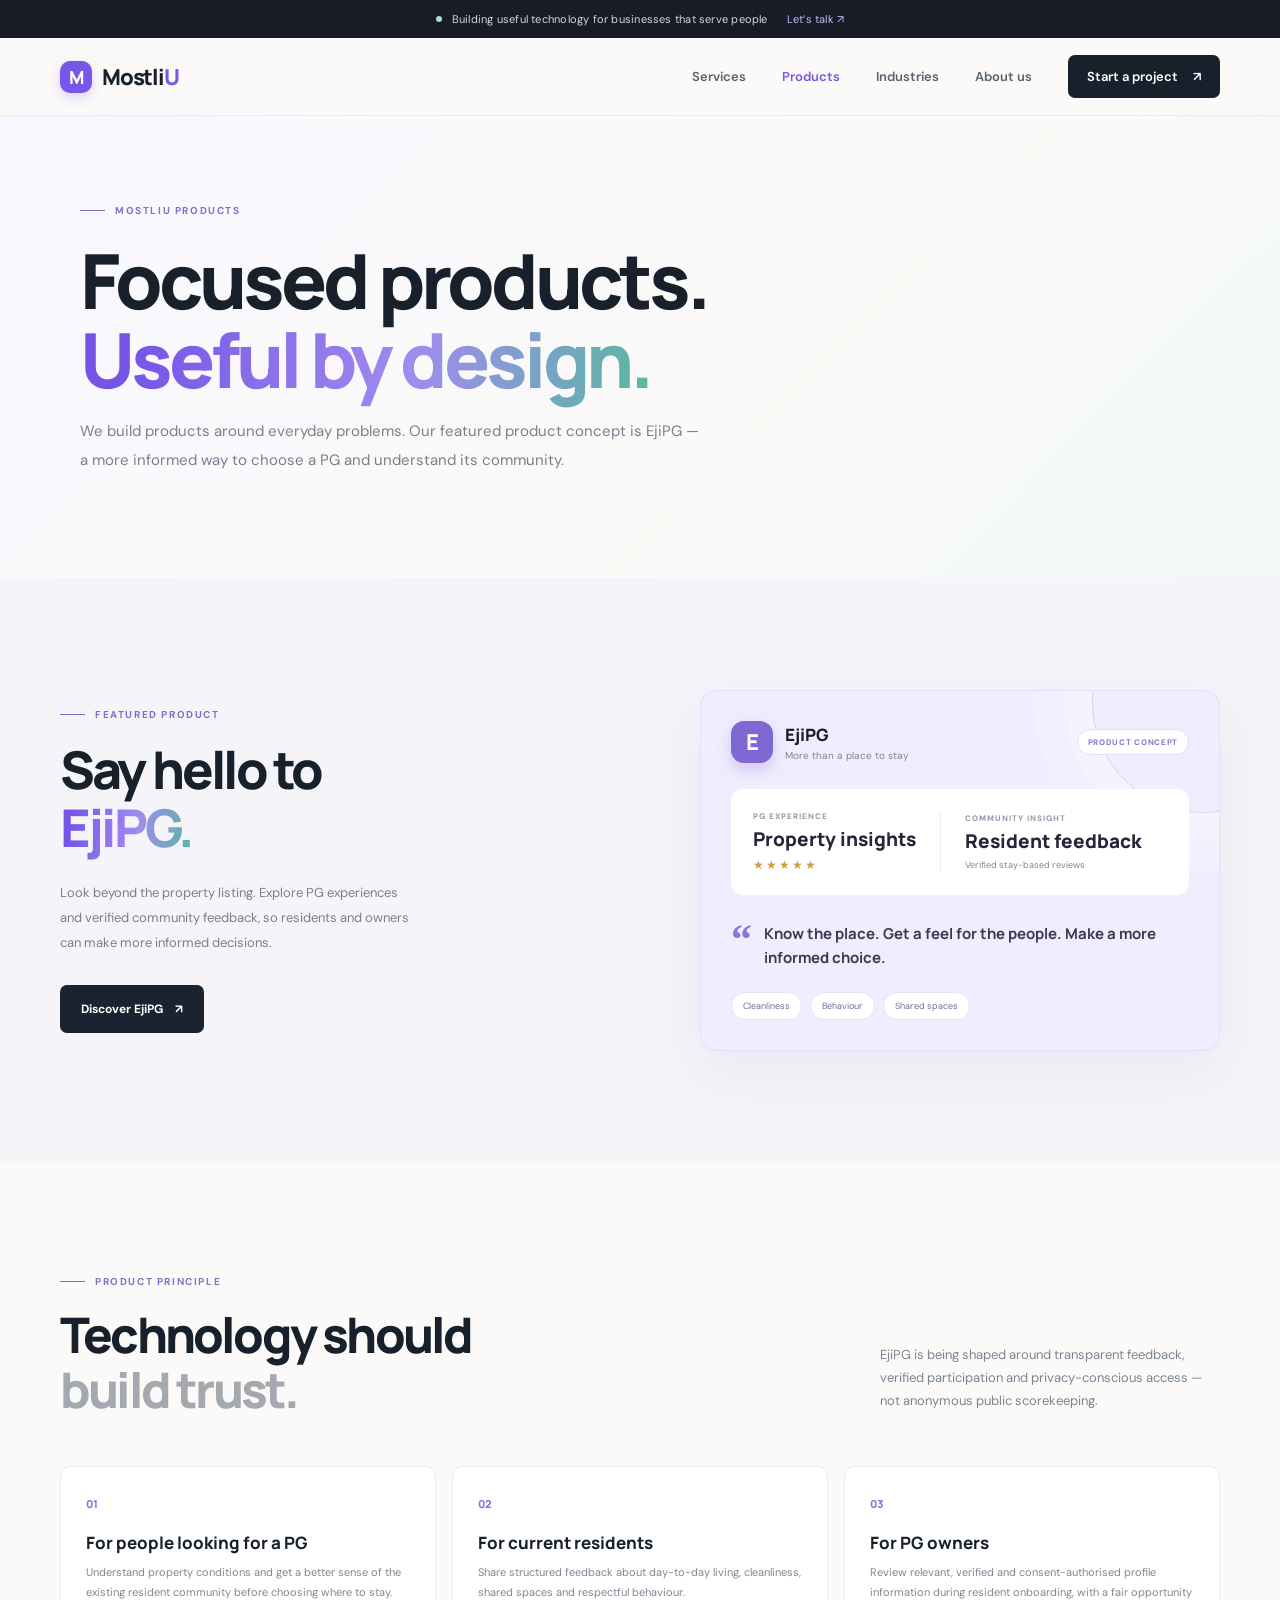
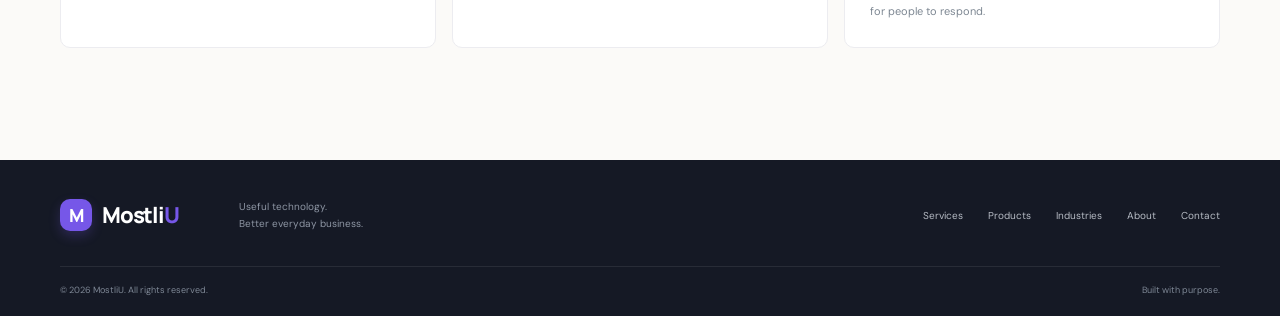
<file: products.html>
<!DOCTYPE html>
<html lang="en">
<head>
  <meta charset="UTF-8" />
  <meta name="viewport" content="width=device-width, initial-scale=1.0" />
  <meta name="description" content="Explore MostliU software products, including EjiPG." />
  <title>Products — MostliU</title>
  <link rel="preconnect" href="https://fonts.googleapis.com">
  <link rel="preconnect" href="https://fonts.gstatic.com" crossorigin>
  <link href="https://fonts.googleapis.com/css2?family=DM+Sans:wght@400;500;600;700&family=Manrope:wght@400;500;600;700;800&display=swap" rel="stylesheet">
  <link rel="stylesheet" href="styles.css" />
</head>
<body>
  <div class="announcement"><span class="announcement-dot"></span> Building useful technology for businesses that serve people <a href="contact.html">Let’s talk <span aria-hidden="true">↗</span></a></div>
  <header class="site-header"><nav class="nav container" aria-label="Main navigation">
    <a class="brand" href="index.html" aria-label="MostliU home"><span class="brand-mark">M</span><span>Mostli<span class="brand-accent">U</span></span></a>
    <button class="menu-toggle" id="menuToggle" aria-label="Open navigation" aria-expanded="false"><span></span><span></span></button>
    <div class="nav-links" id="navLinks">
      <a class="" href="services.html">Services</a>
      <a class="active" href="products.html">Products</a>
      <a class="" href="industries.html">Industries</a>
      <a class="" href="about.html">About us</a>
      <a class="nav-cta" href="contact.html">Start a project <span>↗</span></a>
    </div></nav></header>
<main>
<section class="page-hero section"><div class="container page-hero-inner"><div class="eyebrow"><span class="eyebrow-line"></span> MOSTLIU PRODUCTS</div><h1>Focused products.<br><span class="text-gradient">Useful by design.</span></h1><p>We build products around everyday problems. Our featured product concept is EjiPG — a more informed way to choose a PG and understand its community.</p></div></section>
<section class="section products-section"><div class="container product-layout"><div class="product-intro"><div class="eyebrow"><span class="eyebrow-line"></span> FEATURED PRODUCT</div><h2>Say hello to<br><span class="text-gradient">EjiPG.</span></h2><p>Look beyond the property listing. Explore PG experiences and verified community feedback, so residents and owners can make more informed decisions.</p><a class="button button-dark" href="ejipg.html">Discover EjiPG <span>↗</span></a></div><div class="ejipg-preview"><div class="ejipg-preview-top"><span class="ejipg-mark">E</span><div><strong>EjiPG</strong><small>More than a place to stay</small></div><span class="preview-pill">PRODUCT CONCEPT</span></div><div class="preview-rating"><div><span class="preview-label">PG EXPERIENCE</span><strong>Property insights</strong><span class="stars">★★★★★</span></div><div class="preview-divider"></div><div><span class="preview-label">COMMUNITY INSIGHT</span><strong>Resident feedback</strong><small>Verified stay-based reviews</small></div></div><div class="preview-quote"><span>“</span><p>Know the place. Get a feel for the people. Make a more informed choice.</p></div><div class="preview-tags"><span>Cleanliness</span><span>Behaviour</span><span>Shared spaces</span></div></div></div></section>
<section class="section"><div class="container"><div class="section-heading"><div><div class="eyebrow"><span class="eyebrow-line"></span> PRODUCT PRINCIPLE</div><h2>Technology should<br><span class="muted-heading">build trust.</span></h2></div><p>EjiPG is being shaped around transparent feedback, verified participation and privacy-conscious access — not anonymous public scorekeeping.</p></div><div class="feature-grid"><article class="feature-card"><span>01</span><h3>For people looking for a PG</h3><p>Understand property conditions and get a better sense of the existing resident community before choosing where to stay.</p></article><article class="feature-card"><span>02</span><h3>For current residents</h3><p>Share structured feedback about day-to-day living, cleanliness, shared spaces and respectful behaviour.</p></article><article class="feature-card"><span>03</span><h3>For PG owners</h3><p>Review relevant, verified and consent-authorised profile information during resident onboarding, with a fair opportunity for people to respond.</p></article></div></div></section>
</main>
  <footer class="footer"><div class="container footer-main"><a class="brand brand-footer" href="index.html"><span class="brand-mark">M</span><span>Mostli<span class="brand-accent">U</span></span></a><p>Useful technology.<br>Better everyday business.</p><div class="footer-links"><a href="services.html">Services</a><a href="products.html">Products</a><a href="industries.html">Industries</a><a href="about.html">About</a><a href="contact.html">Contact</a></div></div><div class="container footer-bottom"><span>© <span id="year"></span> MostliU. All rights reserved.</span><span>Built with purpose.</span></div></footer><script src="script.js"></script>
</body>
</html>
</file>
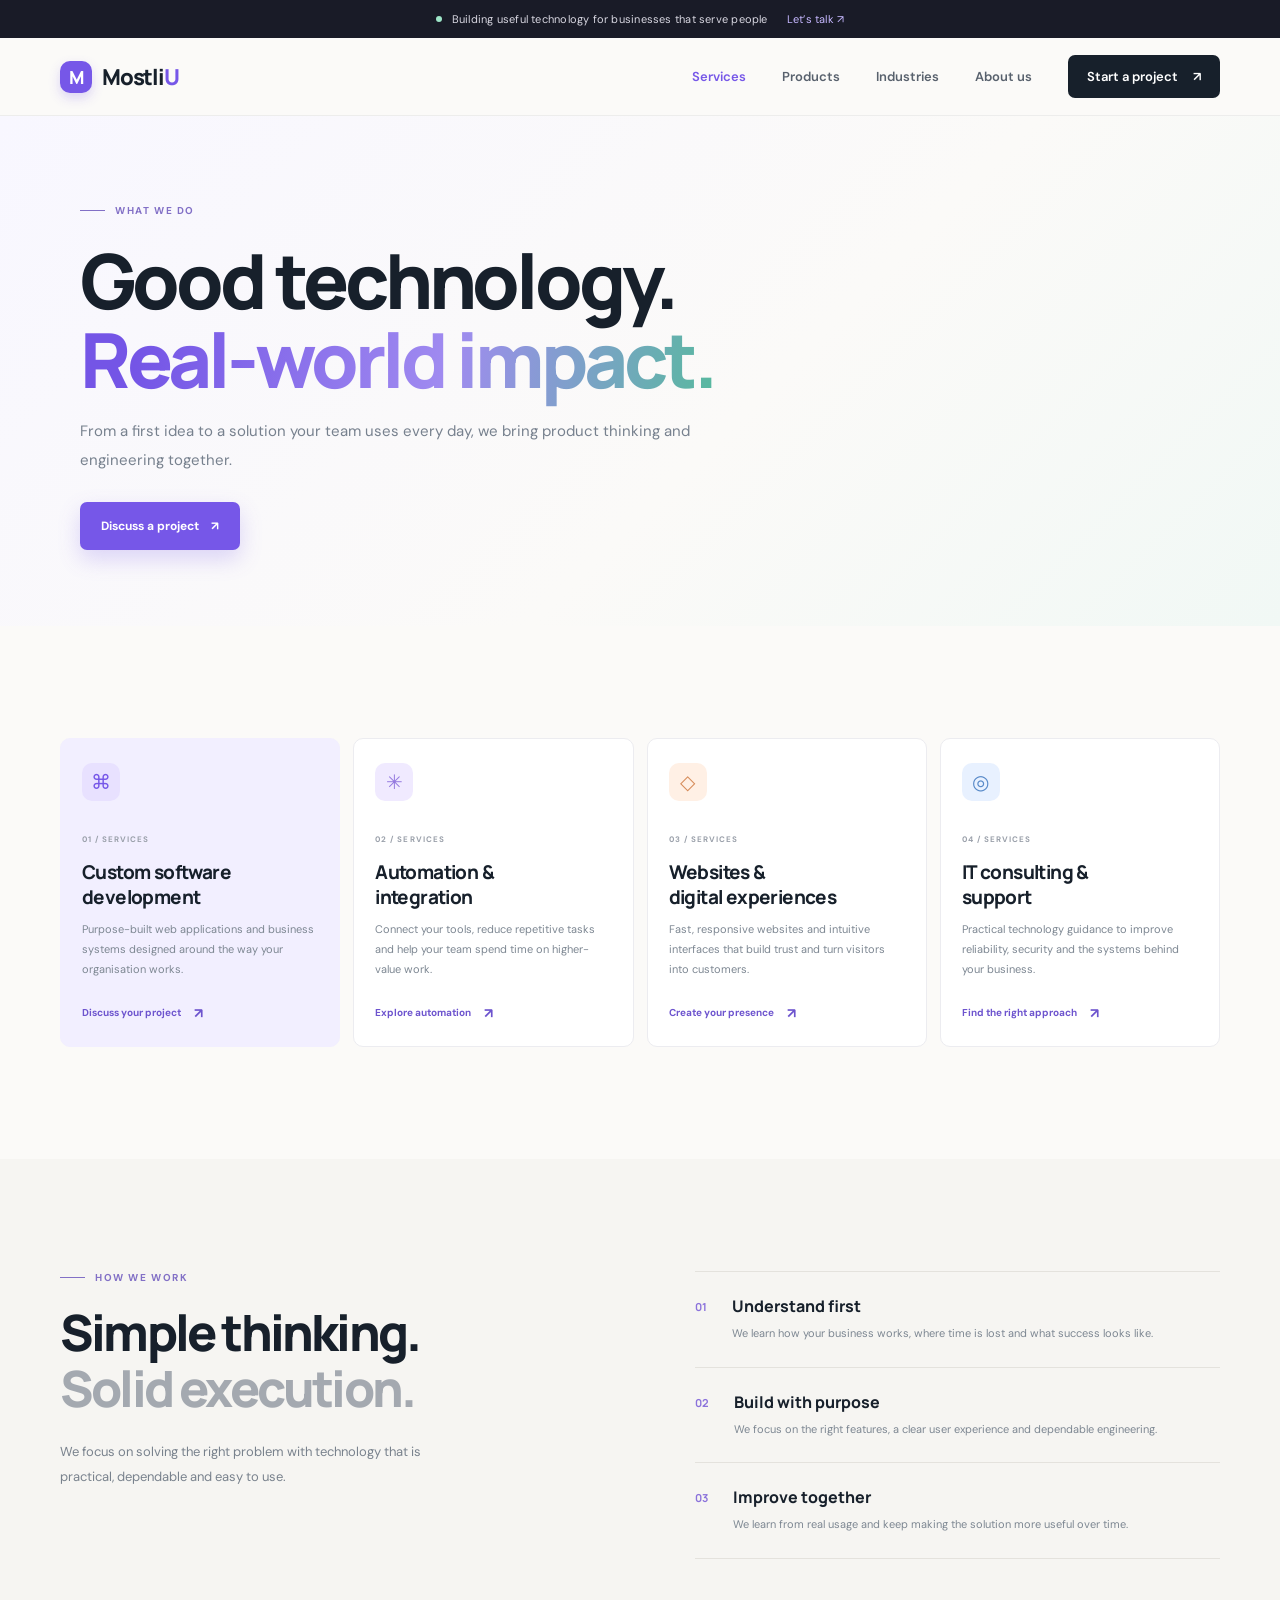
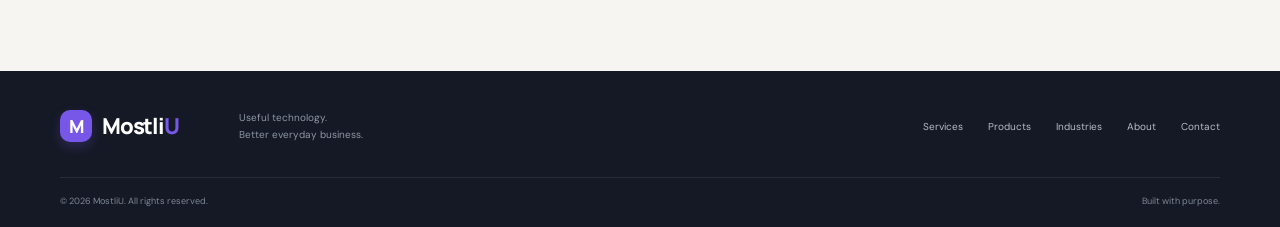
<file: services.html>
<!DOCTYPE html>
<html lang="en">
<head>
  <meta charset="UTF-8" />
  <meta name="viewport" content="width=device-width, initial-scale=1.0" />
  <meta name="description" content="Custom software development, automation, websites and IT consulting by MostliU." />
  <title>Services — MostliU</title>
  <link rel="preconnect" href="https://fonts.googleapis.com">
  <link rel="preconnect" href="https://fonts.gstatic.com" crossorigin>
  <link href="https://fonts.googleapis.com/css2?family=DM+Sans:wght@400;500;600;700&family=Manrope:wght@400;500;600;700;800&display=swap" rel="stylesheet">
  <link rel="stylesheet" href="styles.css" />
</head>
<body>
  <div class="announcement"><span class="announcement-dot"></span> Building useful technology for businesses that serve people <a href="contact.html">Let’s talk <span aria-hidden="true">↗</span></a></div>
  <header class="site-header"><nav class="nav container" aria-label="Main navigation">
    <a class="brand" href="index.html" aria-label="MostliU home"><span class="brand-mark">M</span><span>Mostli<span class="brand-accent">U</span></span></a>
    <button class="menu-toggle" id="menuToggle" aria-label="Open navigation" aria-expanded="false"><span></span><span></span></button>
    <div class="nav-links" id="navLinks">
      <a class="active" href="services.html">Services</a>
      <a class="" href="products.html">Products</a>
      <a class="" href="industries.html">Industries</a>
      <a class="" href="about.html">About us</a>
      <a class="nav-cta" href="contact.html">Start a project <span>↗</span></a>
    </div></nav></header>
<main>
<section class="page-hero section"><div class="container page-hero-inner"><div class="eyebrow"><span class="eyebrow-line"></span> WHAT WE DO</div><h1>Good technology.<br><span class="text-gradient">Real-world impact.</span></h1><p>From a first idea to a solution your team uses every day, we bring product thinking and engineering together.</p><a class="button button-primary" href="contact.html">Discuss a project <span>↗</span></a></div></section>
<section class="section"><div class="container"><div class="service-grid service-grid-page">
<article class="service-card service-featured"><div class="card-icon">⌘</div><span class="card-number">01 / SERVICES</span><h3>Custom software<br>development</h3><p>Purpose-built web applications and business systems designed around the way your organisation works.</p><a href="contact.html" class="text-link">Discuss your project <span>↗</span></a></article>
<article class="service-card"><div class="card-icon icon-lilac">✳</div><span class="card-number">02 / SERVICES</span><h3>Automation &<br>integration</h3><p>Connect your tools, reduce repetitive tasks and help your team spend time on higher-value work.</p><a href="contact.html" class="text-link">Explore automation <span>↗</span></a></article>
<article class="service-card"><div class="card-icon icon-peach">◇</div><span class="card-number">03 / SERVICES</span><h3>Websites &<br>digital experiences</h3><p>Fast, responsive websites and intuitive interfaces that build trust and turn visitors into customers.</p><a href="contact.html" class="text-link">Create your presence <span>↗</span></a></article>
<article class="service-card"><div class="card-icon icon-blue">◎</div><span class="card-number">04 / SERVICES</span><h3>IT consulting &<br>support</h3><p>Practical technology guidance to improve reliability, security and the systems behind your business.</p><a href="contact.html" class="text-link">Find the right approach <span>↗</span></a></article>
</div></div></section>
<section class="section approach-section"><div class="container approach-layout"><div><div class="eyebrow"><span class="eyebrow-line"></span> HOW WE WORK</div><h2>Simple thinking.<br><span class="muted-heading">Solid execution.</span></h2><p class="approach-lead">We focus on solving the right problem with technology that is practical, dependable and easy to use.</p></div><div class="steps"><div class="step"><span>01</span><div><h3>Understand first</h3><p>We learn how your business works, where time is lost and what success looks like.</p></div></div><div class="step"><span>02</span><div><h3>Build with purpose</h3><p>We focus on the right features, a clear user experience and dependable engineering.</p></div></div><div class="step"><span>03</span><div><h3>Improve together</h3><p>We learn from real usage and keep making the solution more useful over time.</p></div></div></div></div></section>
</main>
  <footer class="footer"><div class="container footer-main"><a class="brand brand-footer" href="index.html"><span class="brand-mark">M</span><span>Mostli<span class="brand-accent">U</span></span></a><p>Useful technology.<br>Better everyday business.</p><div class="footer-links"><a href="services.html">Services</a><a href="products.html">Products</a><a href="industries.html">Industries</a><a href="about.html">About</a><a href="contact.html">Contact</a></div></div><div class="container footer-bottom"><span>© <span id="year"></span> MostliU. All rights reserved.</span><span>Built with purpose.</span></div></footer><script src="script.js"></script>
</body>
</html>
</file>
<file: styles.css>
@import url('https://fonts.googleapis.com/css2?family=DM+Sans:wght@400;500;600;700&family=Manrope:wght@400;500;600;700;800&display=swap');
:root{--ink:#17202b;--muted:#66717e;--purple:#7657e8;--purple-dark:#5c40c7;--mint:#baf2dd;--paper:#fbfaf8;--line:#e9e8e5;--font:'DM Sans',sans-serif;--display:'Manrope',sans-serif}
*{box-sizing:border-box}html{scroll-behavior:smooth;scroll-padding-top:90px}body{margin:0;background:var(--paper);color:var(--ink);font-family:var(--font);-webkit-font-smoothing:antialiased}a{color:inherit;text-decoration:none}.container{width:min(1160px,calc(100% - 48px));margin:auto}.section{padding:112px 0}.announcement{height:38px;background:#191b27;color:#d8d7e1;display:flex;align-items:center;justify-content:center;gap:10px;font-size:11px;letter-spacing:.02em}.announcement a{color:#c6b8ff;margin-left:9px}.announcement-dot{width:6px;height:6px;border-radius:50%;background:#9ee6c8}.site-header{height:78px;background:rgba(251,250,248,.92);backdrop-filter:blur(12px);position:sticky;top:0;z-index:10;border-bottom:1px solid rgba(20,25,35,.06)}.nav{height:100%;display:flex;align-items:center;justify-content:space-between}.brand{display:flex;align-items:center;gap:10px;font:800 22px var(--display);letter-spacing:-1.2px}.brand-mark{height:32px;width:32px;border-radius:10px;background:var(--purple);color:white;display:grid;place-items:center;font:800 18px var(--display);letter-spacing:-1px;box-shadow:0 5px 12px #7657e83d}.brand-accent{color:var(--purple)}.nav-links{display:flex;align-items:center;gap:36px;font-size:13px;font-weight:600;color:#58616d}.nav-links>a:not(.nav-cta):hover,.footer-links a:hover{color:var(--purple)}.nav-cta{background:var(--ink);color:white;padding:13px 19px;border-radius:7px}.nav-cta span,.button span{margin-left:12px}.menu-toggle{display:none;background:none;border:0;padding:8px}.menu-toggle span{display:block;width:23px;height:2px;background:var(--ink);margin:5px}
.hero{padding:85px 0 30px;overflow:hidden;background:radial-gradient(ellipse at 80% 32%,#eee9ff 0,transparent 36%),var(--paper)}.hero-grid{display:grid;grid-template-columns:1fr 1fr;align-items:center;gap:45px;min-height:475px}.eyebrow{display:flex;align-items:center;gap:10px;color:#8270c6;font-size:10px;font-weight:700;letter-spacing:.16em}.eyebrow-line{width:25px;height:1px;background:currentColor}.hero h1,.section h2,.contact-copy h2{font:800 clamp(48px,6vw,75px)/1.07 var(--display);letter-spacing:-4.8px;margin:25px 0 22px}.text-gradient{background:linear-gradient(100deg,#7455e6 10%,#a08bf0 58%,#57b99e 100%);-webkit-background-clip:text;background-clip:text;color:transparent}.hero-description{max-width:480px;color:#687381;font-size:16px;line-height:1.8}.hero-actions{display:flex;align-items:center;gap:24px;margin-top:32px}.button{display:inline-flex;align-items:center;justify-content:center;border:0;border-radius:7px;padding:16px 21px;font:700 12px var(--font);cursor:pointer;transition:transform .2s,box-shadow .2s}.button:hover{transform:translateY(-2px)}.button-primary{background:var(--purple);color:white;box-shadow:0 9px 22px #7657e83b}.button-primary:hover{background:var(--purple-dark);box-shadow:0 12px 26px #7657e84a}.button-quiet{padding-left:0;color:#4c5663}.hero-proof{display:flex;align-items:center;gap:14px;margin-top:55px}.proof-avatars{display:flex;padding-left:4px}.proof-avatars span{width:30px;height:30px;margin-left:-4px;border:2px solid var(--paper);border-radius:50%;display:grid;place-items:center;font-size:10px;font-weight:700;color:#4d3b9e;background:#e9e2ff}.proof-avatars span:nth-child(2){background:#d9f3e8;color:#27795d}.proof-avatars span:nth-child(3){background:#ffe8d8;color:#a75c37}.hero-proof p{font-size:10px;line-height:1.6;color:#88909a;margin:0}.hero-proof strong{font-size:11px;color:#46505c}.hero-visual{height:450px;position:relative;display:grid;place-items:center}.visual-glow{position:absolute;width:350px;height:350px;border-radius:50%;background:linear-gradient(135deg,#e5dcff,#d9f5e9);filter:blur(1px);opacity:.8}.visual-orbit{position:absolute;border:1px solid #c9bee9;border-radius:50%;transform:rotate(-25deg)}.orbit-one{width:500px;height:190px}.orbit-two{width:440px;height:300px;transform:rotate(48deg);border-color:#d6e9e1}.dashboard-card{position:relative;width:330px;background:#fff;border:1px solid #efedf3;border-radius:15px;padding:22px 23px;box-shadow:0 28px 70px #44376b22;transform:rotate(-4deg);z-index:2}.dash-top{display:flex;justify-content:space-between;align-items:center}.dash-label,.card-number,.product-type,.industry-content>span{font-size:9px;letter-spacing:.13em;font-weight:700;color:#9aa0aa}.live-pill{font-size:8px;letter-spacing:.1em;color:#3c9c78;background:#e8f8f0;border-radius:20px;padding:5px 8px}.live-pill i{display:inline-block;width:5px;height:5px;background:#43b78b;border-radius:50%;margin-right:4px}.dash-heading{font:800 24px/1.2 var(--display);letter-spacing:-1px;margin:20px 0}.dash-stats{display:flex;gap:30px;border-bottom:1px solid #eeeef1;padding-bottom:16px}.dash-stats div{display:flex;flex-direction:column;gap:4px}.dash-stats span{font-size:9px;color:#9299a3}.dash-stats strong{font-size:11px;color:#414c59}.chart{height:105px;padding:16px 0 0}.chart-bars{height:100%;display:flex;align-items:end;gap:10px;border-bottom:1px solid #eceaf1}.chart-bars i{flex:1;border-radius:4px 4px 0 0;background:linear-gradient(180deg,#a58ef5,#ded7ff)}.chart-bars i:nth-child(3n){background:linear-gradient(180deg,#86d8b9,#d7f5e8)}.dash-footer{display:flex;justify-content:space-between;color:#969da7;font-size:9px;padding-top:13px}.footer-arrow{color:var(--purple);font-size:15px}.float-card{position:absolute;z-index:3;background:white;border:1px solid #f0edf4;border-radius:10px;padding:12px 15px;display:flex;align-items:center;gap:10px;box-shadow:0 12px 30px #35304a16}.float-card strong,.float-card small{display:block}.float-card strong{font-size:10px}.float-card small{font-size:9px;color:#939aa5;margin-top:3px}.float-card-top{top:62px;right:0}.float-card-bottom{bottom:53px;left:-5px}.float-icon{width:29px;height:29px;border-radius:8px;display:grid;place-items:center}.purple{background:#eee9ff;color:#7657e8}.mint{background:#e1f7ed;color:#309b72}.hero-stamp{position:absolute;right:-6px;bottom:7px;font:800 12px/1.3 var(--display);letter-spacing:.1em;color:#b4a9df;transform:rotate(-8deg);z-index:1}.hero-stamp b{color:#8068d4}.hero-bottom{display:flex;align-items:center;gap:18px;margin-top:45px;color:#9ba1a9;font-size:9px;letter-spacing:.1em}.hero-bottom div{height:1px;background:#e8e5e0;flex:1}.hero-bottom span:last-child{letter-spacing:0;font-size:11px}
.services-section{background:white}.section-heading{display:flex;align-items:end;justify-content:space-between;gap:40px;margin-bottom:48px}.section h2{font-size:49px;letter-spacing:-2.8px;line-height:1.12;margin:20px 0 0}.muted-heading{color:#a4a9b0}.section-heading>p{max-width:340px;color:#7b8490;font-size:13px;line-height:1.8;margin:0 0 5px}.service-grid{display:grid;grid-template-columns:repeat(4,1fr);gap:13px}.service-card{position:relative;overflow:hidden;min-height:300px;border:1px solid #ececf0;border-radius:10px;padding:24px 21px;background:#fff;transition:transform .2s,box-shadow .2s}.service-card:hover,.industry-card:hover{transform:translateY(-4px);box-shadow:0 15px 35px #2923440c}.service-featured{background:#f2efff;border-color:#f2efff}.card-icon{height:38px;width:38px;display:grid;place-items:center;border-radius:10px;background:#e8e1ff;color:#7657e8;font-size:20px;margin-bottom:25px}.icon-lilac{background:#f0eaff;color:#9479df}.icon-peach{background:#fff0e5;color:#d68b59}.icon-blue{background:#e8f1ff;color:#5789c8}.card-number{font-size:8px}.service-card h3{font:750 19px/1.3 var(--display);letter-spacing:-.6px;margin:13px 0 10px}.service-card p,.industry-content p{font-size:11px;line-height:1.8;color:#7d8792}.text-link{font-size:10px;font-weight:700;color:#6d54ce;display:inline-flex;gap:13px;align-items:center;margin-top:13px}.text-link span{font-size:14px}.decoration-code{position:absolute;right:14px;bottom:-20px;font:800 78px var(--display);color:#e2dcfa;letter-spacing:-8px}
.products-section{background:#f5f4f8}.product-layout{display:grid;grid-template-columns:.8fr 1.2fr;gap:100px;align-items:center}.product-intro h2{font-size:52px}.product-intro>p{font-size:13px;line-height:1.9;color:#77818d;max-width:360px;margin:24px 0 30px}.button-dark{background:#1c2330;color:#fff}.product-list{border-top:1px solid #e3e1e9}.product-item{display:flex;align-items:center;gap:17px;padding:23px 0;border-bottom:1px solid #e3e1e9}.product-symbol{width:52px;height:52px;border-radius:13px;display:grid;place-items:center;font-size:22px;flex-shrink:0}.symbol-hospital{background:#e5e0ff;color:#7657e8}.symbol-food{background:#ffe9d9;color:#d98249}.symbol-shop{background:#ddf4e9;color:#399b72}.product-info{flex:1}.product-type{font-size:8px}.product-info h3{font:750 17px var(--display);margin:5px 0}.product-info p{font-size:10px;color:#89919c;margin:0}.product-status{font-size:9px;color:#8b7a54;background:#f2eddf;padding:6px 9px;border-radius:20px;white-space:nowrap}.product-arrow{font-size:17px;color:#9b94ae;margin-left:3px}.product-note{font-size:10px;color:#959aa3;margin-top:17px}.product-note span{color:#8a72dd;margin-right:6px}
.industries-section{background:white}.industries-heading{margin-bottom:45px}.industry-grid{display:grid;grid-template-columns:repeat(3,1fr);gap:18px}.industry-card{border:1px solid #ececf0;border-radius:10px;overflow:hidden;transition:transform .2s,box-shadow .2s}.industry-art{height:180px;position:relative;overflow:hidden;display:grid;place-items:center}.hospital-art{background:#eeeaff}.restaurant-art{background:#fff0e5}.retail-art{background:#e6f5ed}.art-orb{position:absolute;width:170px;height:170px;border-radius:50%;border:1px solid #ffffff9c;right:18px;top:-70px}.hospital-building{height:110px;width:130px;background:#fff;border-radius:8px 8px 3px 3px;box-shadow:0 12px 25px #6454a51a;position:relative;display:grid;grid-template-columns:repeat(2,1fr);gap:10px;padding:38px 18px 12px}.hospital-building:before{content:"";position:absolute;top:0;left:0;width:100%;height:26px;background:#8067d7;border-radius:8px 8px 0 0}.hospital-building span{position:absolute;top:2px;left:calc(50% - 9px);font-size:20px;color:#fff;z-index:1}.hospital-building i{background:#e2ddf7;border-radius:2px}.plate{width:112px;height:112px;border:10px solid #fff;border-radius:50%;box-shadow:0 10px 30px #b87a4b25;display:grid;place-items:center;z-index:1}.plate div{width:66px;height:66px;border:2px solid #f2c49d;border-radius:50%}.fork{position:absolute;font-size:47px;transform:rotate(90deg);color:#bd8358;left:calc(50% - 86px);top:53px;z-index:2}.store{width:145px;height:94px;background:white;border-radius:6px 6px 3px 3px;position:relative;box-shadow:0 12px 25px #397a5c1b;padding:35px 15px 10px;display:flex;gap:9px}.store:before{content:"";position:absolute;top:0;left:-7px;width:159px;height:34px;background:#63b68f;clip-path:polygon(4% 0,96% 0,100% 100%,0 100%)}.store span{position:absolute;top:34px;left:58px;width:30px;height:60px;background:#e1f4e9;border-radius:3px 3px 0 0}.store i{height:23px;width:23px;background:#d8eee2;border-radius:2px}.industry-content{padding:22px 22px 24px}.industry-content>span{font-size:8px}.industry-content h3{font:750 18px var(--display);margin:10px 0 7px}.industry-content p{min-height:59px;margin:0}.industry-content .text-link{margin-top:12px}
.approach-section{background:#f6f5f2}.approach-layout{display:grid;grid-template-columns:1fr 1fr;gap:110px}.approach-layout h2{font-size:50px}.approach-lead{max-width:400px;color:#79828d;font-size:13px;line-height:1.9;margin-top:24px}.steps{border-top:1px solid #e4e2dd}.step{display:flex;gap:25px;padding:23px 0;border-bottom:1px solid #e4e2dd}.step>span{font:700 11px var(--display);color:#8b72db;padding-top:4px}.step h3{font:750 16px var(--display);margin:0 0 7px}.step p{font-size:11px;color:#7d8792;line-height:1.8;margin:0}
.contact-section{padding:80px 0;background:white}.contact-panel{display:grid;grid-template-columns:1fr .85fr;gap:80px;padding:65px 70px;border-radius:14px;background:#1c2030;color:white;position:relative;overflow:hidden}.contact-panel:after{content:"";position:absolute;width:420px;height:420px;border-radius:50%;border:1px solid #ffffff12;right:35%;top:-280px;box-shadow:0 0 0 45px #ffffff08,0 0 0 90px #ffffff05}.eyebrow-light{color:#b4a4ff}.contact-copy h2{font-size:57px;letter-spacing:-3.2px;margin:22px 0}.contact-copy h2 span{color:#a994ff}.contact-copy>p{font-size:12px;line-height:1.9;color:#aeb4c1;max-width:340px}.contact-detail{display:flex;align-items:center;gap:12px;margin-top:45px;color:#aeb4c1;font-size:10px;line-height:1.7}.contact-detail strong{color:white;font-size:12px}.contact-detail-icon{width:36px;height:36px;border-radius:9px;background:#ffffff12;display:grid;place-items:center;color:#b6a5ff}.contact-form{position:relative;z-index:1;background:#fff;color:var(--ink);border-radius:10px;padding:27px 28px;box-shadow:0 15px 40px #090c182c}.contact-form h3{font:750 17px var(--display);margin:0 0 20px}.contact-form label{display:block;font-size:10px;font-weight:700;color:#515c69;margin:13px 0 7px}.contact-form input,.contact-form select,.contact-form textarea{width:100%;border:1px solid #e5e6eb;background:#fcfcfd;border-radius:5px;padding:11px 12px;font:11px var(--font);color:var(--ink);outline:none}.contact-form input:focus,.contact-form select:focus,.contact-form textarea:focus{border-color:#9a85ed;box-shadow:0 0 0 3px #7657e817}.contact-form textarea{resize:vertical}.submit-button{width:100%;margin-top:16px}.form-message{font-size:9px;line-height:1.6;color:#969da7;margin:10px 0 0}.footer{background:#151925;color:#fff;padding:38px 0 20px}.footer-main{display:flex;align-items:center;gap:60px;padding-bottom:34px}.brand-footer{color:#fff}.footer-main>p{font-size:10px;line-height:1.7;color:#8e96a4;margin:0}.footer-links{display:flex;gap:25px;margin-left:auto;font-size:10px;color:#b6bbc4}.footer-bottom{border-top:1px solid #ffffff15;padding-top:17px;display:flex;justify-content:space-between;font-size:9px;color:#7e8795}
@media(max-width:900px){.hero-grid{gap:10px}.hero h1{font-size:60px}.service-grid{grid-template-columns:repeat(2,1fr)}.product-layout{gap:45px}.contact-panel{gap:35px;padding:48px}.approach-layout{gap:50px}}
@media(max-width:680px){.container{width:min(100% - 36px,520px)}.section{padding:76px 0}.announcement{font-size:9px;padding:0 8px}.announcement a{margin-left:2px}.site-header{height:68px}.menu-toggle{display:block}.nav-links{display:none;position:absolute;top:68px;left:0;right:0;background:#fbfaf8;padding:18px 22px 25px;border-bottom:1px solid var(--line);flex-direction:column;align-items:stretch;gap:0}.nav-links.open{display:flex}.nav-links>a{padding:13px 5px}.nav-links .nav-cta{text-align:center;margin-top:10px}.hero{padding-top:55px}.hero-grid{grid-template-columns:1fr;gap:10px}.hero h1{font-size:54px;letter-spacing:-3.5px}.hero-description{font-size:14px}.hero-proof{margin-top:35px}.hero-visual{height:360px;margin-top:5px}.visual-glow{width:270px;height:270px}.orbit-one{width:370px}.orbit-two{width:330px}.dashboard-card{width:290px;padding:18px}.float-card-top{right:-2px;top:35px}.float-card-bottom{left:-2px;bottom:27px}.hero-stamp{right:2px}.hero-bottom{margin-top:28px;gap:10px}.hero-bottom span:last-child{max-width:190px;line-height:1.5}.section-heading{display:block;margin-bottom:35px}.section h2{font-size:39px;letter-spacing:-2px}.section-heading>p{margin-top:18px}.service-grid{grid-template-columns:1fr 1fr;gap:10px}.service-card{padding:18px 15px;min-height:315px}.service-card h3{font-size:17px}.service-card p{font-size:10px}.card-icon{margin-bottom:20px}.product-layout{grid-template-columns:1fr;gap:38px}.product-intro h2{font-size:44px}.product-item{gap:11px}.product-symbol{width:43px;height:43px}.product-info h3{font-size:15px}.product-info p{font-size:9px;line-height:1.5}.product-status{font-size:8px;padding:5px 7px}.industry-grid{grid-template-columns:1fr;gap:14px}.industry-art{height:170px}.industry-content p{min-height:0}.approach-layout{grid-template-columns:1fr;gap:35px}.approach-layout h2{font-size:43px}.contact-section{padding:55px 0}.contact-panel{grid-template-columns:1fr;gap:32px;padding:34px 22px}.contact-copy h2{font-size:49px}.contact-detail{margin-top:25px}.contact-form{padding:23px 19px}.footer-main{flex-wrap:wrap;gap:20px}.footer-main>p{margin-left:auto}.footer-links{width:100%;margin:10px 0 0;flex-wrap:wrap;gap:18px}.footer-bottom{font-size:8px}}
@media(max-width:390px){.hero h1{font-size:47px}.service-grid{grid-template-columns:1fr}.service-card{min-height:270px}.product-status{display:none}.section h2{font-size:35px}}


/* Multi-page navigation and EjiPG additions */
.nav-links a.active:not(.nav-cta){color:var(--purple,#8067d7)}
.page-hero{padding:88px 0 76px;background:linear-gradient(135deg,#f8f7ff 0%,#fbfaf8 58%,#f1f8f5 100%)}
.page-hero-inner{max-width:1120px}.page-hero h1{font:800 clamp(46px,6vw,76px)/1.04 var(--display);letter-spacing:-4px;margin:24px 0 18px;color:var(--ink)}.page-hero p{max-width:620px;color:#77818e;font-size:15px;line-height:1.9;margin:0 0 28px}
.service-grid-page{margin-top:0}.ejipg-preview{background:#f0edff;border:1px solid #e4defc;border-radius:16px;padding:30px;box-shadow:0 20px 60px #473c7810;max-width:520px;width:100%;justify-self:end;position:relative;overflow:hidden}.ejipg-preview:after{content:"";position:absolute;width:220px;height:220px;border:1px solid #d9d0fb;border-radius:50%;right:-95px;top:-100px;box-shadow:0 0 0 28px #ffffff35,0 0 0 58px #ffffff25}.ejipg-preview-top{display:flex;align-items:center;gap:12px;position:relative;z-index:1}.ejipg-mark{width:42px;height:42px;border-radius:13px;background:#7e68d4;color:#fff;display:grid;place-items:center;font:800 22px var(--display);box-shadow:0 7px 16px #7964c344}.ejipg-preview-top strong{display:block;font:800 17px var(--display)}.ejipg-preview-top small{display:block;color:#858094;font-size:10px;margin-top:3px}.preview-pill{margin-left:auto;background:#fff;color:#8877c8;border:1px solid #e4defc;border-radius:30px;padding:7px 10px;font-size:8px;font-weight:800;letter-spacing:.7px}.preview-rating{display:flex;align-items:center;gap:24px;background:#fff;border-radius:12px;padding:22px;margin-top:26px;position:relative;z-index:1}.preview-rating>div{display:flex;flex-direction:column;gap:5px}.preview-label{font-size:8px;font-weight:800;letter-spacing:1px;color:#9b96a9}.preview-rating strong{font:800 19px var(--display);color:#27243a}.preview-rating strong small{font-size:10px;color:#9b96a9}.preview-rating>div>small{font-size:9px;color:#858094}.preview-divider{height:58px;width:1px;background:#eeeaf7}.stars{font-size:12px;letter-spacing:2px;color:#d49a43}.preview-quote{display:flex;gap:12px;margin:23px 0 18px;position:relative;z-index:1}.preview-quote>span{font:800 42px Georgia;color:#8a75dc;line-height:1}.preview-quote p{font:700 15px/1.6 var(--display);color:#3c3851;margin:4px 0}.preview-tags{display:flex;gap:8px;flex-wrap:wrap;position:relative;z-index:1}.preview-tags span,.phone-tags span{background:#fff;border:1px solid #e8e3fa;border-radius:30px;padding:7px 11px;color:#746a9b;font-size:9px}
.feature-grid,.trust-grid{display:grid;grid-template-columns:repeat(3,1fr);gap:16px}.feature-card,.trust-grid article{padding:25px;border:1px solid #ececf0;border-radius:10px;background:#fff}.feature-card>span{color:#8a72dd;font:800 11px var(--display)}.feature-card h3,.trust-grid h3{font:750 17px var(--display);margin:18px 0 9px}.feature-card p,.trust-grid p{font-size:11px;color:#7d8792;line-height:1.8;margin:0}.about-statement{max-width:850px}.about-statement h2{font:800 clamp(34px,5vw,58px)/1.12 var(--display);letter-spacing:-2.5px;margin:22px 0}.about-statement p{max-width:720px;color:#7d8792;font-size:14px;line-height:2}.about-product-callout{display:flex;justify-content:space-between;align-items:center;gap:30px;padding:36px 42px;background:#f1edff;border:1px solid #e4defc;border-radius:14px}.about-product-callout h2{font:800 32px var(--display);margin:8px 0}.about-product-callout p{font-size:12px;color:#737b88;max-width:520px;line-height:1.8;margin:0}.ejipg-hero{background:linear-gradient(135deg,#f6f3ff 0%,#fbfaf8 55%,#eef8f4 100%);padding:75px 0 82px}.ejipg-hero-grid{display:grid;grid-template-columns:1.1fr .9fr;align-items:center;gap:50px}.ejipg-wordmark{display:flex;align-items:center;gap:12px;font:800 24px var(--display);margin-top:22px}.ejipg-hero h1{font:800 clamp(43px,5.5vw,69px)/1.04 var(--display);letter-spacing:-3.5px;margin:22px 0}.ejipg-hero .hero-description{max-width:540px;color:#77818e;font-size:14px;line-height:1.9}.product-status-line{font-size:10px;color:#8b8798;margin-top:28px;display:flex;align-items:center;gap:8px}.status-dot{width:7px;height:7px;border-radius:50%;background:#d29b47;box-shadow:0 0 0 4px #d29b471c}.ejipg-hero-art{min-height:430px;position:relative;display:grid;place-items:center}.ejipg-orbit{position:absolute;width:400px;height:400px;border:1px solid #dcd5f4;border-radius:50%;box-shadow:0 0 0 35px #ffffff55,0 0 0 75px #ffffff35}.ejipg-phone{width:275px;min-height:360px;background:#fff;border:7px solid #25253a;border-radius:30px;padding:15px;position:relative;z-index:1;box-shadow:0 25px 60px #32275b25;transform:rotate(-3deg)}.phone-top{display:flex;justify-content:space-between;font:800 13px var(--display);padding:3px 3px 14px;color:#38334d}.phone-property{background:#f5f2ff;border-radius:13px;padding:13px}.property-illustration{height:100px;background:linear-gradient(135deg,#d9d0fa,#e4f3ec);border-radius:9px;display:grid;place-items:center;margin-bottom:12px}.property-illustration span{font-size:46px;color:#7965c4}.phone-property>small{font-size:7px;letter-spacing:1px;color:#9388b8;font-weight:800}.phone-property h3{font:800 16px var(--display);margin:6px 0}.phone-score{display:flex;align-items:center;gap:10px}.phone-score>strong{font:800 23px var(--display)}.phone-score>span{font-size:9px;color:#d49a43;letter-spacing:1px}.phone-score small{display:block;font-size:8px;color:#9690a4;letter-spacing:0}.phone-resident{display:flex;align-items:center;gap:9px;padding:14px 3px}.resident-avatar{width:34px;height:34px;border-radius:50%;background:#e8e1ff;display:grid;place-items:center;color:#715dc2;font-weight:800}.phone-resident strong{font-size:10px;display:block}.phone-resident small{font-size:8px;color:#9993a6;display:block;margin-top:3px}.verified-mark{margin-left:auto;width:19px;height:19px;background:#e4f4eb;color:#3b9a70;border-radius:50%;display:grid;place-items:center;font-size:11px}.phone-tags{display:flex;gap:5px;flex-wrap:wrap}.phone-tags span{font-size:7px;padding:6px 8px}.ejipg-floating-note{position:absolute;right:-5px;bottom:55px;background:#fff;border:1px solid #eeeaf7;border-radius:10px;padding:13px 17px;font-size:10px;line-height:1.6;color:#8a849b;box-shadow:0 12px 30px #32275b12;z-index:2}.ejipg-floating-note strong{color:#38334d;font-size:12px}.two-sided-grid{display:grid;grid-template-columns:1fr 1fr;gap:18px}.two-sided-card{padding:32px;border-radius:13px;border:1px solid #ececf0;background:#fff}.people-side{background:#f6f3ff;border-color:#e8e1ff}.two-sided-icon{width:46px;height:46px;border-radius:13px;background:#eee9ff;color:#7d68ce;display:grid;place-items:center;font-size:22px;margin-bottom:22px}.people-side .two-sided-icon{background:#fff}.two-sided-card h3{font:800 25px var(--display);margin:13px 0 8px}.two-sided-card>p{font-size:12px;color:#78818e;line-height:1.8;min-height:42px}.two-sided-card ul{padding-left:18px;margin:18px 0 0;color:#515b69;font-size:11px;line-height:2.2}.ejipg-flow-section{background:#f7f6f3}.ejipg-steps{max-width:780px;margin-left:auto}.owner-layout{display:grid;grid-template-columns:1fr 1fr;gap:80px;align-items:center}.owner-points{display:grid;gap:12px}.owner-point{display:flex;gap:13px;padding:17px 18px;background:#f8f7f5;border:1px solid #eeece8;border-radius:9px}.owner-point>span{width:23px;height:23px;flex:0 0 23px;border-radius:50%;display:grid;place-items:center;background:#e4f4eb;color:#39936d;font-weight:800}.owner-point strong{font:750 13px var(--display)}.owner-point p{font-size:10px;color:#7d8792;line-height:1.7;margin:5px 0 0}.trust-section{background:#f7f6f3}.trust-grid{grid-template-columns:repeat(4,1fr)}.trust-grid article{background:#fff}.trust-grid h3{font-size:14px;margin-top:0}.trust-disclaimer{font-size:10px;line-height:1.8;color:#9298a1;margin:22px 0 0;max-width:850px}.ejipg-cta{display:flex;justify-content:space-between;align-items:center;gap:30px;background:#1c2030;border-radius:14px;padding:50px 58px;color:#fff}.ejipg-cta h2{font:800 42px/1.1 var(--display);letter-spacing:-2px;margin:18px 0}.ejipg-cta h2 span{color:#a994ff}.ejipg-cta p{font-size:12px;color:#aeb4c1;line-height:1.8;margin:0}.ejipg-cta .button{flex-shrink:0}
@media(max-width:900px){.ejipg-hero-grid{gap:20px}.trust-grid{grid-template-columns:repeat(2,1fr)}.owner-layout{gap:35px}}
@media(max-width:680px){.page-hero{padding:65px 0 55px}.page-hero h1{font-size:48px;letter-spacing:-3px}.page-hero p{font-size:13px}.ejipg-preview{padding:20px}.preview-rating{gap:13px;padding:16px}.preview-rating strong{font-size:15px}.ejipg-hero{padding:58px 0}.ejipg-hero-grid{grid-template-columns:1fr}.ejipg-hero h1{font-size:47px}.ejipg-hero-art{min-height:390px}.ejipg-orbit{width:320px;height:320px}.ejipg-floating-note{right:0;bottom:25px}.two-sided-grid,.feature-grid,.trust-grid{grid-template-columns:1fr}.two-sided-card{padding:24px}.two-sided-card>p{min-height:0}.owner-layout{grid-template-columns:1fr;gap:30px}.ejipg-cta{padding:32px 24px;display:block}.ejipg-cta h2{font-size:37px}.ejipg-cta .button{margin-top:24px}.about-product-callout{display:block;padding:28px 24px}.about-product-callout .button{margin-top:20px}.footer-links{gap:14px}}
</file>
